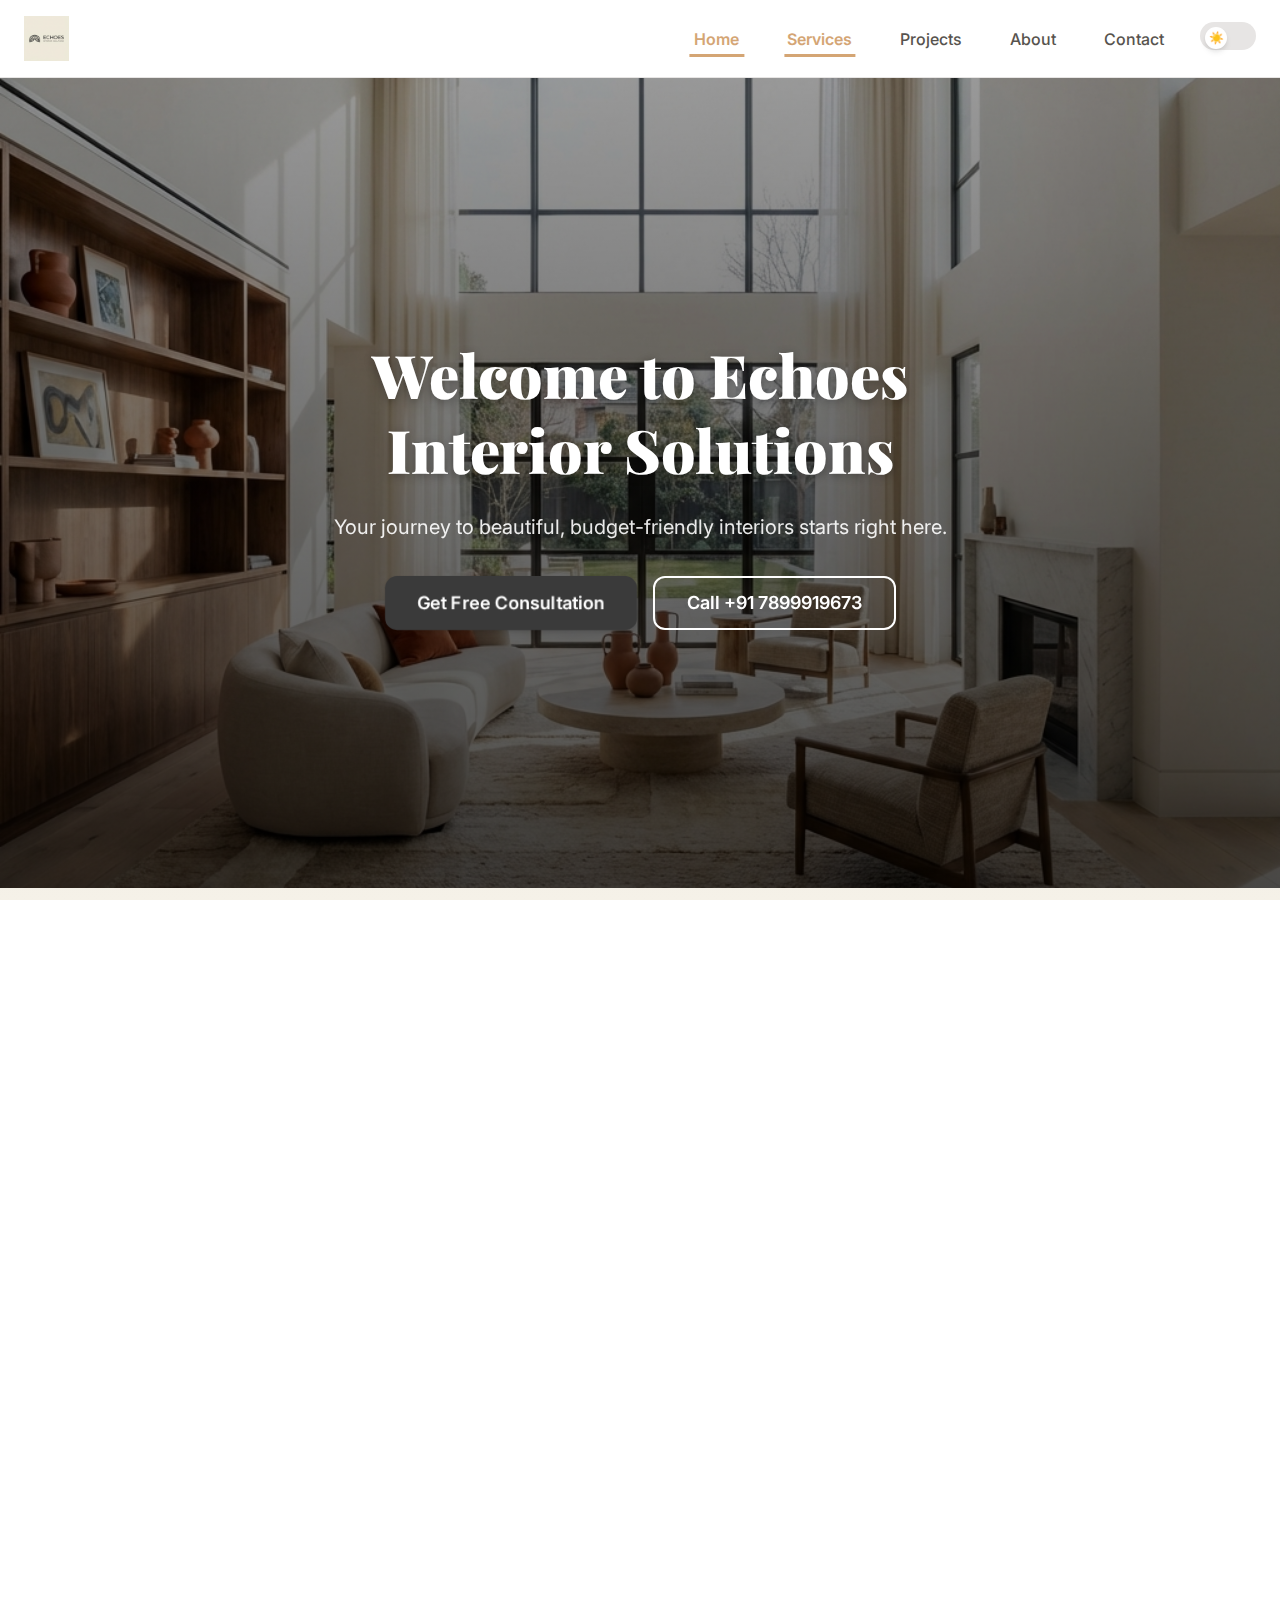
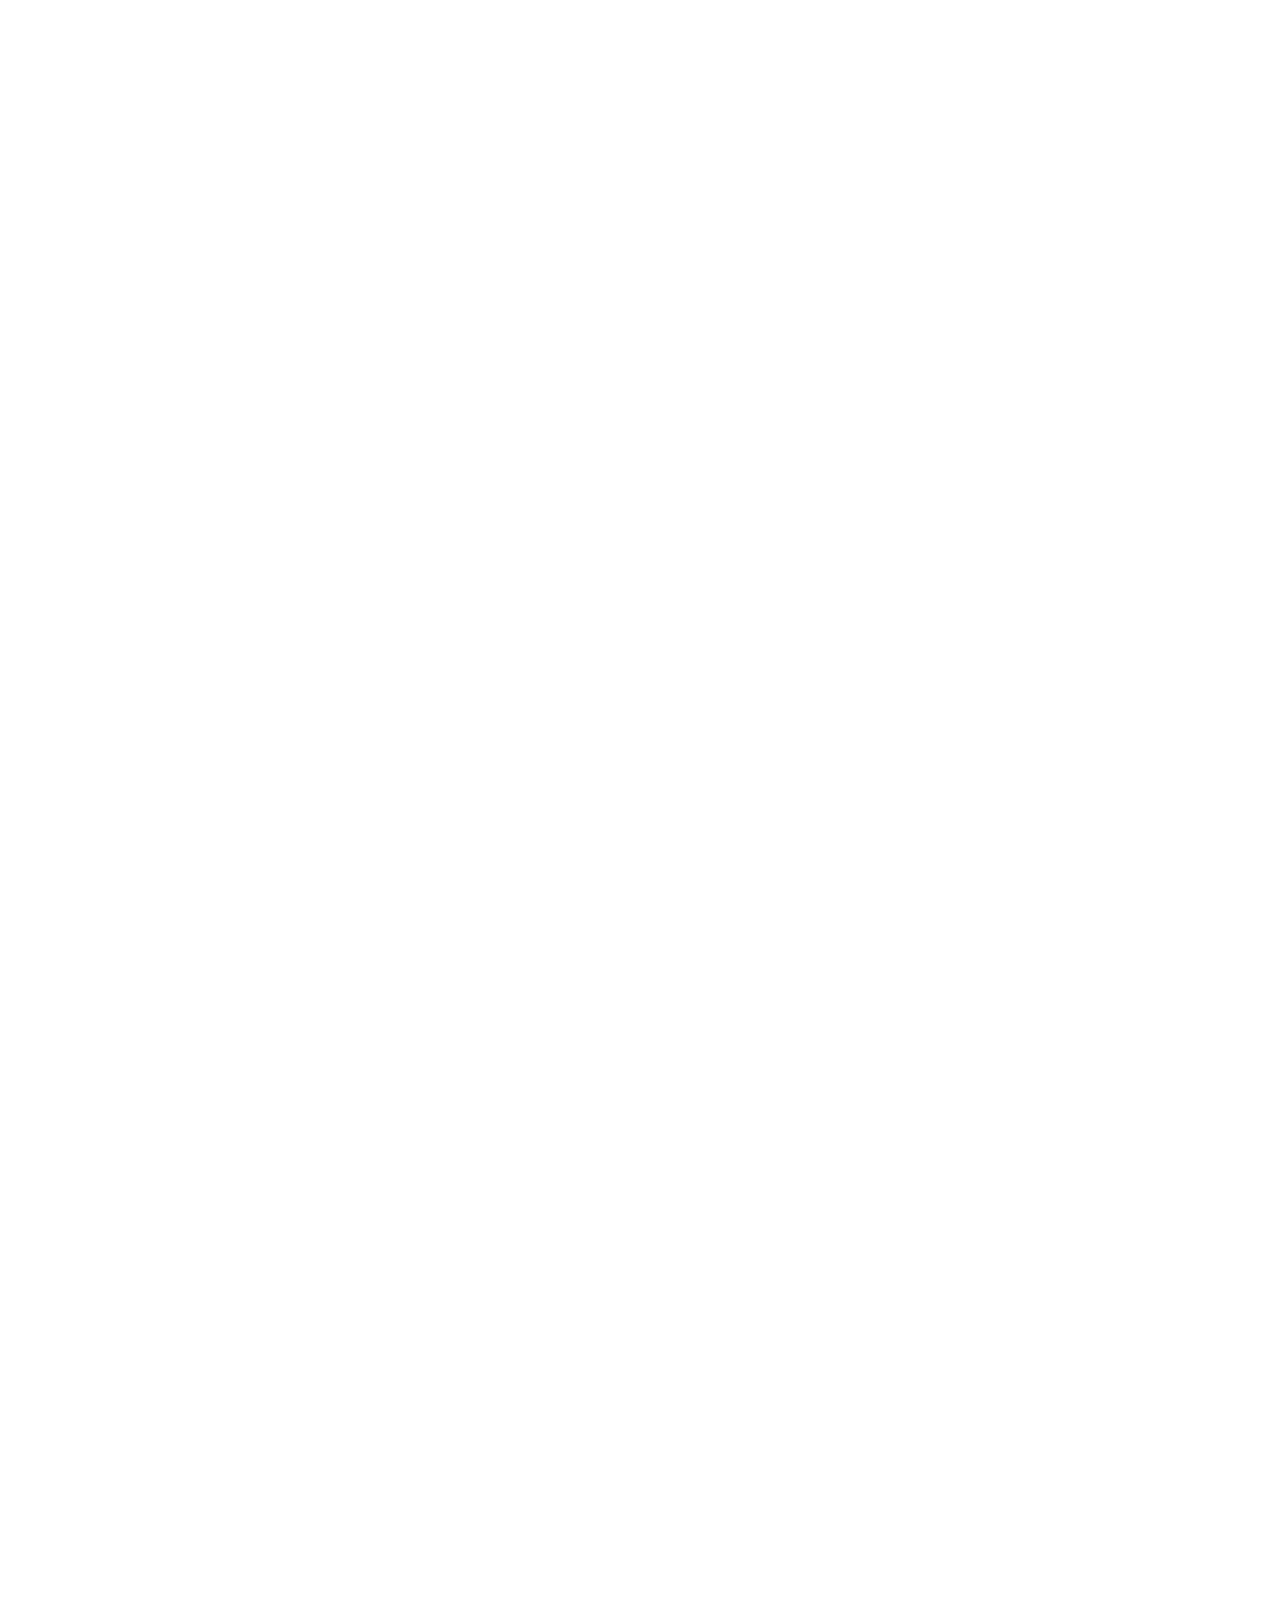
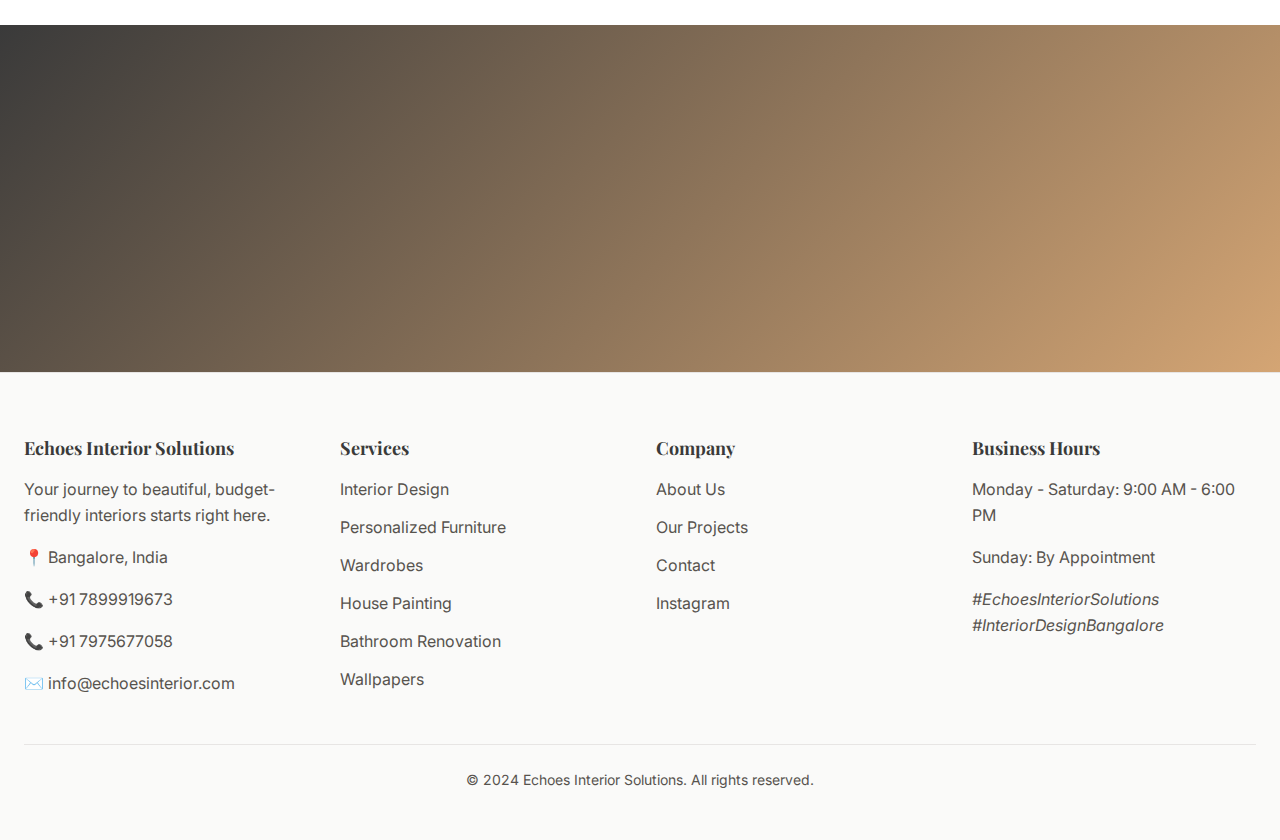
<file: index.html>
<!DOCTYPE html>
<html lang="en">
<head>
  <meta charset="UTF-8">
  <meta name="viewport" content="width=device-width, initial-scale=1.0">
  <meta name="description" content="Echoes Interior Solutions - Your journey to beautiful, budget-friendly interiors starts right here. Bangalore's trusted interior design and renovation experts.">
  <meta name="keywords" content="interior design bangalore, personalized furniture, walk-in wardrobes, house painting, bathroom renovation, wallpapers, sliding wardrobes">
  <meta name="author" content="Echoes Interior Solutions">
  
  <!-- Open Graph -->
  <meta property="og:title" content="Echoes Interior Solutions - Beautiful, Budget-Friendly Interiors">
  <meta property="og:description" content="Transform your space with stylish, functional, and personalized interior design solutions in Bangalore">
  <meta property="og:type" content="website">
  <meta property="og:url" content="https://yourdomain.com">
  
  <!-- Twitter Card -->
  <meta name="twitter:card" content="summary_large_image">
  <meta name="twitter:title" content="Echoes Interior Solutions">
  <meta name="twitter:description" content="Beautiful, budget-friendly interior design in Bangalore">
  
  <title>Echoes Interior Solutions - Beautiful, Budget-Friendly Interiors | Bangalore</title>
  
  <!-- Favicon -->
  <link rel="icon" type="image/png" href="assets/images/favicon.png">
  <link rel="apple-touch-icon" href="assets/images/favicon.png">
  
  <!-- Fonts -->
  <link rel="preconnect" href="https://fonts.googleapis.com">
  <link rel="preconnect" href="https://fonts.gstatic.com" crossorigin>
  <link href="https://fonts.googleapis.com/css2?family=Inter:wght@400;500;600;700&family=Playfair+Display:wght@700;900&display=swap" rel="stylesheet">
  
  <!-- Styles -->
  <link rel="stylesheet" href="css/variables.css">
  <link rel="stylesheet" href="css/global.css">
  <link rel="stylesheet" href="css/components.css">
  <link rel="stylesheet" href="css/icons.css">
  
  <!-- Scripts -->
  <script src="js/theme-toggle.js"></script>
  <script src="js/navigation.js" defer></script>
  <script src="js/animations.js" defer></script>
  
  <!-- Structured Data -->
  <script type="application/ld+json">
  {
    "@context": "https://schema.org",
    "@type": "LocalBusiness",
    "name": "Echoes Interior Solutions",
    "description": "Stylish, functional, and personalized interior design solutions in Bangalore",
    "url": "https://yourdomain.com",
    "telephone": "+91 7899919673",
    "address": {
      "@type": "PostalAddress",
      "addressLocality": "Bangalore",
      "addressRegion": "Karnataka",
      "addressCountry": "IN"
    },
    "priceRange": "$$",
    "openingHours": "Mo-Sa 09:00-18:00"
  }
  </script>
</head>
<body>
  <!-- Header -->
  <header class="header">
    <div class="container">
      <nav class="navbar">
        <a href="index.html" class="navbar-brand">
          <img src="assets/images/echoes-logo-horizontal.png" alt="Echoes Interior Solutions" style="height: 45px; width: auto;">
        </a>
        
        <ul class="navbar-nav">
          <li><a href="index.html" class="navbar-link active">Home</a></li>
          <li><a href="index.html#services" class="navbar-link">Services</a></li>
          <li><a href="projects.html" class="navbar-link">Projects</a></li>
          <li><a href="about.html" class="navbar-link">About</a></li>
          <li><a href="contact.html" class="navbar-link">Contact</a></li>
          <li>
            <button id="theme-toggle" class="theme-toggle" aria-label="Toggle theme">
              <span class="theme-toggle-slider"></span>
            </button>
          </li>
        </ul>
        
        <button class="navbar-toggle" aria-label="Toggle navigation">
          <span></span>
          <span></span>
          <span></span>
        </button>
      </nav>
    </div>
  </header>

  <!-- Hero Section -->
  <section class="hero">
    <div class="hero-background">
      <img src="assets/images/hero-background.png" alt="Beautiful modern interior" loading="eager">
    </div>
    <div class="hero-overlay"></div>
    <div class="hero-content" data-animate>
      <h1 class="hero-title">Welcome to Echoes Interior Solutions</h1>
      <p class="hero-subtitle">
        Your journey to beautiful, budget-friendly interiors starts right here.
      </p>
      <div class="hero-cta">
        <a href="contact.html" class="btn btn-primary btn-lg">Get Free Consultation</a>
        <a href="tel:+917899919673" class="btn btn-outline btn-lg" style="color: white; border-color: white;">Call +91 7899919673</a>
      </div>
    </div>
  </section>

  <!-- Services Preview -->
  <section id="services" class="section">
    <div class="container">
      <div class="text-center" style="margin-bottom: var(--space-12);" data-animate>
        <h2>Our Services</h2>
        <p style="max-width: 700px; margin: 0 auto; font-size: var(--text-lg); color: var(--color-text-secondary);">
          From stylish interiors to functional renovations, we bring your vision to life—without breaking the bank.
        </p>
      </div>
      
      <div class="grid grid-cols-3 gap-6">
        <!-- Interior Design -->
        <div class="service-card" data-animate>
          <div class="service-card-content">
            <div class="icon-bg icon-bg-warm" style="width: 64px; height: 64px; margin-bottom: var(--space-6);">
              <svg class="icon-xl" fill="none" stroke="currentColor" viewBox="0 0 24 24" stroke-width="2">
                <path stroke-linecap="round" stroke-linejoin="round" d="M3 12l2-2m0 0l7-7 7 7M5 10v10a1 1 0 001 1h3m10-11l2 2m-2-2v10a1 1 0 01-1 1h-3m-6 0a1 1 0 001-1v-4a1 1 0 011-1h2a1 1 0 011 1v4a1 1 0 001 1m-6 0h6" />
              </svg>
            </div>
            <h3 class="service-card-title">Interior Design</h3>
            <p class="service-card-description">
              Modern minimalism to timeless elegance—every home reflects its owner's unique personality.
            </p>
            <a href="services/painting.html" class="btn btn-primary">Learn More</a>
          </div>
        </div>
        
        <!-- Personalized Furniture -->
        <div class="service-card" data-animate>
          <div class="service-card-content">
            <div class="icon-bg icon-bg-warm" style="width: 64px; height: 64px; margin-bottom: var(--space-6);">
              <svg class="icon-xl" fill="none" stroke="currentColor" viewBox="0 0 24 24" stroke-width="2">
                <path stroke-linecap="round" stroke-linejoin="round" d="M20 7l-8-4-8 4m16 0l-8 4m8-4v10l-8 4m0-10L4 7m8 4v10M4 7v10l8 4" />
              </svg>
            </div>
            <h3 class="service-card-title">Personalized Furniture</h3>
            <p class="service-card-description">
              Custom furniture designed to fit your space, style, and budget perfectly.
            </p>
            <a href="services/painting.html" class="btn btn-primary">Learn More</a>
          </div>
        </div>
        
        <!-- Wardrobes -->
        <div class="service-card" data-animate>
          <div class="service-card-content">
            <div class="icon-bg icon-bg-warm" style="width: 64px; height: 64px; margin-bottom: var(--space-6);">
              <svg class="icon-xl" fill="none" stroke="currentColor" viewBox="0 0 24 24" stroke-width="2">
                <path stroke-linecap="round" stroke-linejoin="round" d="M4 5a1 1 0 011-1h4a1 1 0 011 1v7a1 1 0 01-1 1H5a1 1 0 01-1-1V5zM14 5a1 1 0 011-1h4a1 1 0 011 1v7a1 1 0 01-1 1h-4a1 1 0 01-1-1V5z" />
              </svg>
            </div>
            <h3 class="service-card-title">Walk-in & Sliding Wardrobes</h3>
            <p class="service-card-description">
              Maximize storage with elegant walk-in and space-saving sliding wardrobe solutions.
            </p>
            <a href="services/painting.html" class="btn btn-primary">Learn More</a>
          </div>
        </div>
        
        <!-- House Painting -->
        <div class="service-card" data-animate>
          <div class="service-card-content">
            <div class="icon-bg icon-bg-warm" style="width: 64px; height: 64px; margin-bottom: var(--space-6);">
              <svg class="icon-xl" fill="none" stroke="currentColor" viewBox="0 0 24 24" stroke-width="2">
                <path stroke-linecap="round" stroke-linejoin="round" d="M7 21a4 4 0 01-4-4V5a2 2 0 012-2h4a2 2 0 012 2v12a4 4 0 01-4 4zm0 0h12a2 2 0 002-2v-4a2 2 0 00-2-2h-2.343M11 7.343l1.657-1.657a2 2 0 012.828 0l2.829 2.829a2 2 0 010 2.828l-8.486 8.485M7 17h.01" />
              </svg>
            </div>
            <h3 class="service-card-title">House Painting</h3>
            <p class="service-card-description">
              Expert interior and exterior wall painting services that speak style and elegance.
            </p>
            <a href="services/painting.html" class="btn btn-primary">Learn More</a>
          </div>
        </div>
        
        <!-- Bathroom Renovation -->
        <div class="service-card" data-animate>
          <div class="service-card-content">
            <div class="icon-bg icon-bg-warm" style="width: 64px; height: 64px; margin-bottom: var(--space-6);">
              <svg class="icon-xl" fill="none" stroke="currentColor" viewBox="0 0 24 24" stroke-width="2">
                <path stroke-linecap="round" stroke-linejoin="round" d="M19 21V5a2 2 0 00-2-2H7a2 2 0 00-2 2v16m14 0h2m-2 0h-5m-9 0H3m2 0h5M9 7h1m-1 4h1m4-4h1m-1 4h1m-5 10v-5a1 1 0 011-1h2a1 1 0 011 1v5m-4 0h4" />
              </svg>
            </div>
            <h3 class="service-card-title">Bathroom Renovation</h3>
            <p class="service-card-description">
              Transform your bathroom into a spa-like retreat with our renovation expertise.
            </p>
            <a href="services/waterproofing.html" class="btn btn-primary">Learn More</a>
          </div>
        </div>
        
        <!-- Wallpapers -->
        <div class="service-card" data-animate>
          <div class="service-card-content">
            <div class="icon-bg icon-bg-warm" style="width: 64px; height: 64px; margin-bottom: var(--space-6);">
              <svg class="icon-xl" fill="none" stroke="currentColor" viewBox="0 0 24 24" stroke-width="2">
                <path stroke-linecap="round" stroke-linejoin="round" d="M4 16l4.586-4.586a2 2 0 012.828 0L16 16m-2-2l1.586-1.586a2 2 0 012.828 0L20 14m-6-6h.01M6 20h12a2 2 0 002-2V6a2 2 0 00-2-2H6a2 2 0 00-2 2v12a2 2 0 002 2z" />
              </svg>
            </div>
            <h3 class="service-card-title">Designer Wallpapers</h3>
            <p class="service-card-description">
              Add character and depth to your walls with our curated wallpaper collection.
            </p>
            <a href="services/painting.html" class="btn btn-primary">Learn More</a>
          </div>
        </div>
      </div>
    </div>
  </section>

  <!-- Why Choose Us -->
  <section id="why-choose-us" class="section" style="background: var(--color-surface);">
    <div class="container">
      <div class="text-center" style="margin-bottom: var(--space-12);" data-animate>
        <h2>Why Choose Echoes?</h2>
        <p style="max-width: 700px; margin: 0 auto; font-size: var(--text-lg); color: var(--color-text-secondary);">
          We make high-quality interiors accessible to everyone with cost-efficient planning and personalized designs.
        </p>
      </div>
      
      <div class="grid grid-cols-3 gap-8">
        <!-- Budget-Friendly -->
        <div class="card text-center" data-animate>
          <div class="icon-bg icon-bg-warm" style="width: 80px; height: 80px; margin: 0 auto var(--space-6); box-shadow: var(--shadow-lg);">
            <svg class="icon-2xl" fill="none" stroke="currentColor" viewBox="0 0 24 24" stroke-width="2">
              <path stroke-linecap="round" stroke-linejoin="round" d="M12 8c-1.657 0-3 .895-3 2s1.343 2 3 2 3 .895 3 2-1.343 2-3 2m0-8c1.11 0 2.08.402 2.599 1M12 8V7m0 1v8m0 0v1m0-1c-1.11 0-2.08-.402-2.599-1M21 12a9 9 0 11-18 0 9 9 0 0118 0z" />
            </svg>
          </div>
          <h4>Budget-Friendly</h4>
          <p style="color: var(--color-text-secondary);">High-quality interiors that don't break the bank. Transparent pricing with no hidden costs.</p>
        </div>
        
        <!-- Personalized Design -->
        <div class="card text-center" data-animate>
          <div class="icon-bg icon-bg-warm" style="width: 80px; height: 80px; margin: 0 auto var(--space-6); box-shadow: var(--shadow-lg);">
            <svg class="icon-2xl" fill="none" stroke="currentColor" viewBox="0 0 24 24" stroke-width="2">
              <path stroke-linecap="round" stroke-linejoin="round" d="M5 3v4M3 5h4M6 17v4m-2-2h4m5-16l2.286 6.857L21 12l-5.714 2.143L13 21l-2.286-6.857L5 12l5.714-2.143L13 3z" />
            </svg>
          </div>
          <h4>Personalized Design</h4>
          <p style="color: var(--color-text-secondary);">Every space reflects your unique personality and lifestyle. We listen, design, and deliver.</p>
        </div>
        
        <!-- Expert Team -->
        <div class="card text-center" data-animate>
          <div class="icon-bg icon-bg-warm" style="width: 80px; height: 80px; margin: 0 auto var(--space-6); box-shadow: var(--shadow-lg);">
            <svg class="icon-2xl" fill="none" stroke="currentColor" viewBox="0 0 24 24" stroke-width="2">
              <path stroke-linecap="round" stroke-linejoin="round" d="M9 12l2 2 4-4M7.835 4.697a3.42 3.42 0 001.946-.806 3.42 3.42 0 014.438 0 3.42 3.42 0 001.946.806 3.42 3.42 0 013.138 3.138 3.42 3.42 0 00.806 1.946 3.42 3.42 0 010 4.438 3.42 3.42 0 00-.806 1.946 3.42 3.42 0 01-3.138 3.138 3.42 3.42 0 00-1.946.806 3.42 3.42 0 01-4.438 0 3.42 3.42 0 00-1.946-.806 3.42 3.42 0 01-3.138-3.138 3.42 3.42 0 00-.806-1.946 3.42 3.42 0 010-4.438 3.42 3.42 0 00.806-1.946 3.42 3.42 0 013.138-3.138z" />
            </svg>
          </div>
          <h4>Expert Craftsmanship</h4>
          <p style="color: var(--color-text-secondary);">Seamless execution with emphasis on quality, detail, and timely delivery.</p>
        </div>
      </div>
    </div>
  </section>

  <!-- Testimonials -->
  <section id="testimonials" class="section">
    <div class="container container-narrow">
      <div class="text-center" style="margin-bottom: var(--space-12);" data-animate>
        <h2>What Our Clients Say</h2>
        <p style="max-width: 700px; margin: var(--space-4) auto 0; font-size: var(--text-lg); color: var(--color-text-secondary);">
          Real feedback from satisfied customers
        </p>
      </div>
      
      <div class="grid grid-cols-1 gap-6">
        <div class="card" data-animate>
          <div style="display: flex; gap: var(--space-3); margin-bottom: var(--space-4);">
            <div style="color: var(--color-accent-warm); font-size: var(--text-xl);">★★★★★</div>
          </div>
          <p style="font-size: var(--text-lg); margin-bottom: var(--space-4);">
            "Echoes transformed our home beautifully! The team understood our vision perfectly and delivered within our budget. Highly recommended!"
          </p>
          <div style="font-weight: var(--weight-semibold);">Priya Sharma</div>
          <div style="color: var(--color-text-tertiary); font-size: var(--text-sm);">Homeowner, Bangalore</div>
        </div>
        
        <div class="card" data-animate>
          <div style="display: flex; gap: var(--space-3); margin-bottom: var(--space-4);">
            <div style="color: var(--color-accent-warm); font-size: var(--text-xl);">★★★★★</div>
          </div>
          <p style="font-size: var(--text-lg); margin-bottom: var(--space-4);">
            "Professional service from start to finish. The custom wardrobe design is exactly what we needed. Great attention to detail!"
          </p>
          <div style="font-weight: var(--weight-semibold);">Rajesh Kumar</div>
          <div style="color: var(--color-text-tertiary); font-size: var(--text-sm);">Apartment Owner</div>
        </div>
      </div>
    </div>
  </section>

  <!-- CTA Section -->
  <section class="section gradient-animated" style="background: linear-gradient(135deg, var(--color-brand-charcoal), var(--color-accent-warm)); color: white; text-align: center;">
    <div class="container container-narrow" data-animate>
      <h2 style="color: white; font-size: var(--text-4xl); margin-bottom: var(--space-6);">
        Ready to Transform Your Space?
      </h2>
      <p style="font-size: var(--text-xl); margin-bottom: var(--space-8); color: rgba(255, 255, 255, 0.9);">
        DM us for consultations! Let's turn your vision into a stylish, functional reality.
      </p>
      <div style="display: flex; gap: var(--space-4); justify-content: center; flex-wrap: wrap;">
        <a href="contact.html" class="btn btn-lg" style="background: white; color: var(--color-brand-charcoal);">Get Free Consultation</a>
        <a href="tel:+917899919673" class="btn btn-outline btn-lg" style="border-color: white; color: white;">Call +91 7899919673</a>
        <a href="https://wa.me/917975677058" target="_blank" class="btn btn-outline btn-lg" style="border-color: white; color: white;">WhatsApp Us</a>
      </div>
    </div>
  </section>

  <!-- Footer -->
  <footer class="footer">
    <div class="container">
      <div class="footer-content">
        <!-- Company Info -->
        <div class="footer-section">
          <h4>Echoes Interior Solutions</h4>
          <p style="color: var(--color-text-secondary); margin-bottom: var(--space-4);">
            Your journey to beautiful, budget-friendly interiors starts right here.
          </p>
          <div style="color: var(--color-text-secondary);">
            <p>📍 Bangalore, India</p>
            <p>📞 +91 7899919673</p>
            <p>📞 +91 7975677058</p>
            <p>✉️ info@echoesinterior.com</p>
          </div>
        </div>
        
        <!-- Quick Links -->
        <div class="footer-section">
          <h4>Services</h4>
          <div class="footer-links">
            <a href="services/painting.html" class="footer-link">Interior Design</a>
            <a href="services/painting.html" class="footer-link">Personalized Furniture</a>
            <a href="services/painting.html" class="footer-link">Wardrobes</a>
            <a href="services/painting.html" class="footer-link">House Painting</a>
            <a href="services/waterproofing.html" class="footer-link">Bathroom Renovation</a>
            <a href="services/painting.html" class="footer-link">Wallpapers</a>
          </div>
        </div>
        
        <!-- Company -->
        <div class="footer-section">
          <h4>Company</h4>
          <div class="footer-links">
            <a href="about.html" class="footer-link">About Us</a>
            <a href="projects.html" class="footer-link">Our Projects</a>
            <a href="contact.html" class="footer-link">Contact</a>
            <a href="https://www.instagram.com/echoes_interior/" target="_blank" class="footer-link">Instagram</a>
          </div>
        </div>
        
        <!-- Business Hours -->
        <div class="footer-section">
          <h4>Business Hours</h4>
          <div style="color: var(--color-text-secondary);">
            <p>Monday - Saturday: 9:00 AM - 6:00 PM</p>
            <p>Sunday: By Appointment</p>
            <p style="margin-top: var(--space-4); font-style: italic;">#EchoesInteriorSolutions #InteriorDesignBangalore</p>
          </div>
        </div>
      </div>
      
      <div class="footer-bottom">
        <p>&copy; 2024 Echoes Interior Solutions. All rights reserved.</p>
      </div>
    </div>
  </footer>
</body>
</html>
</file>
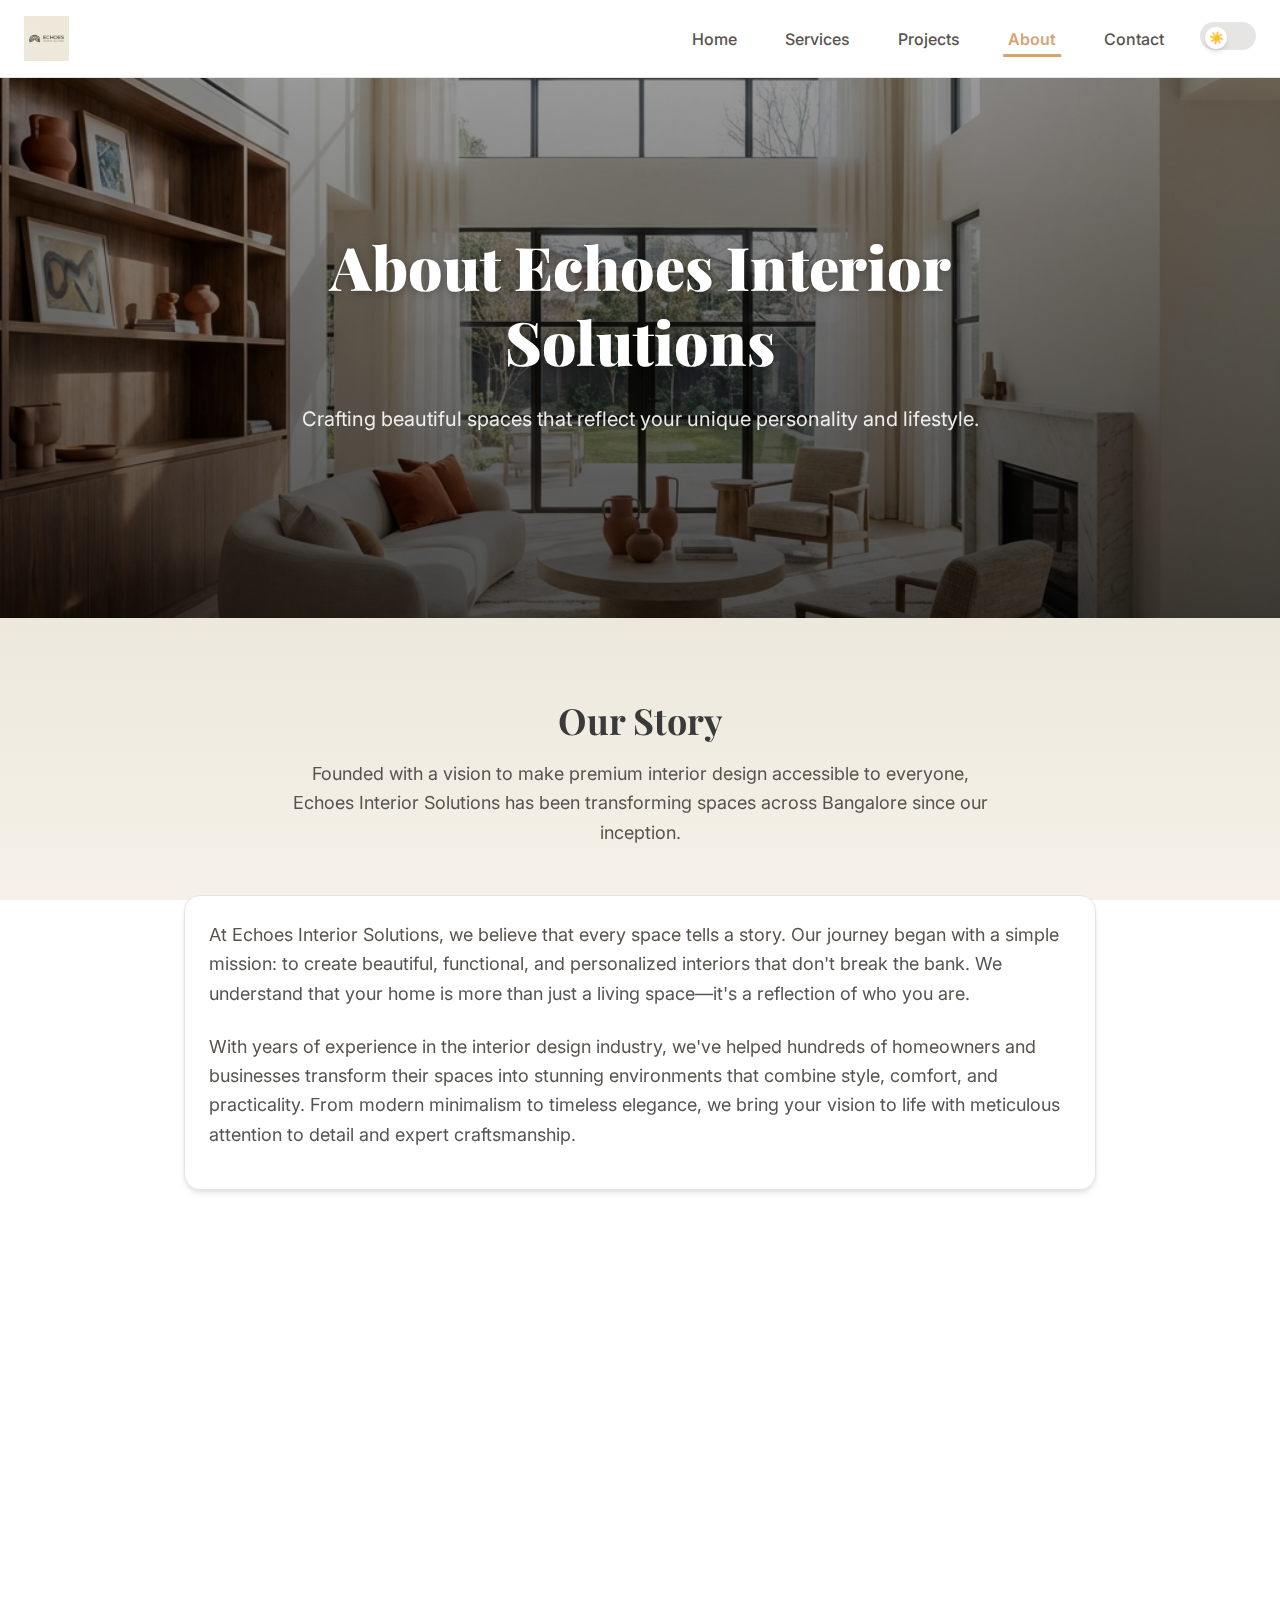
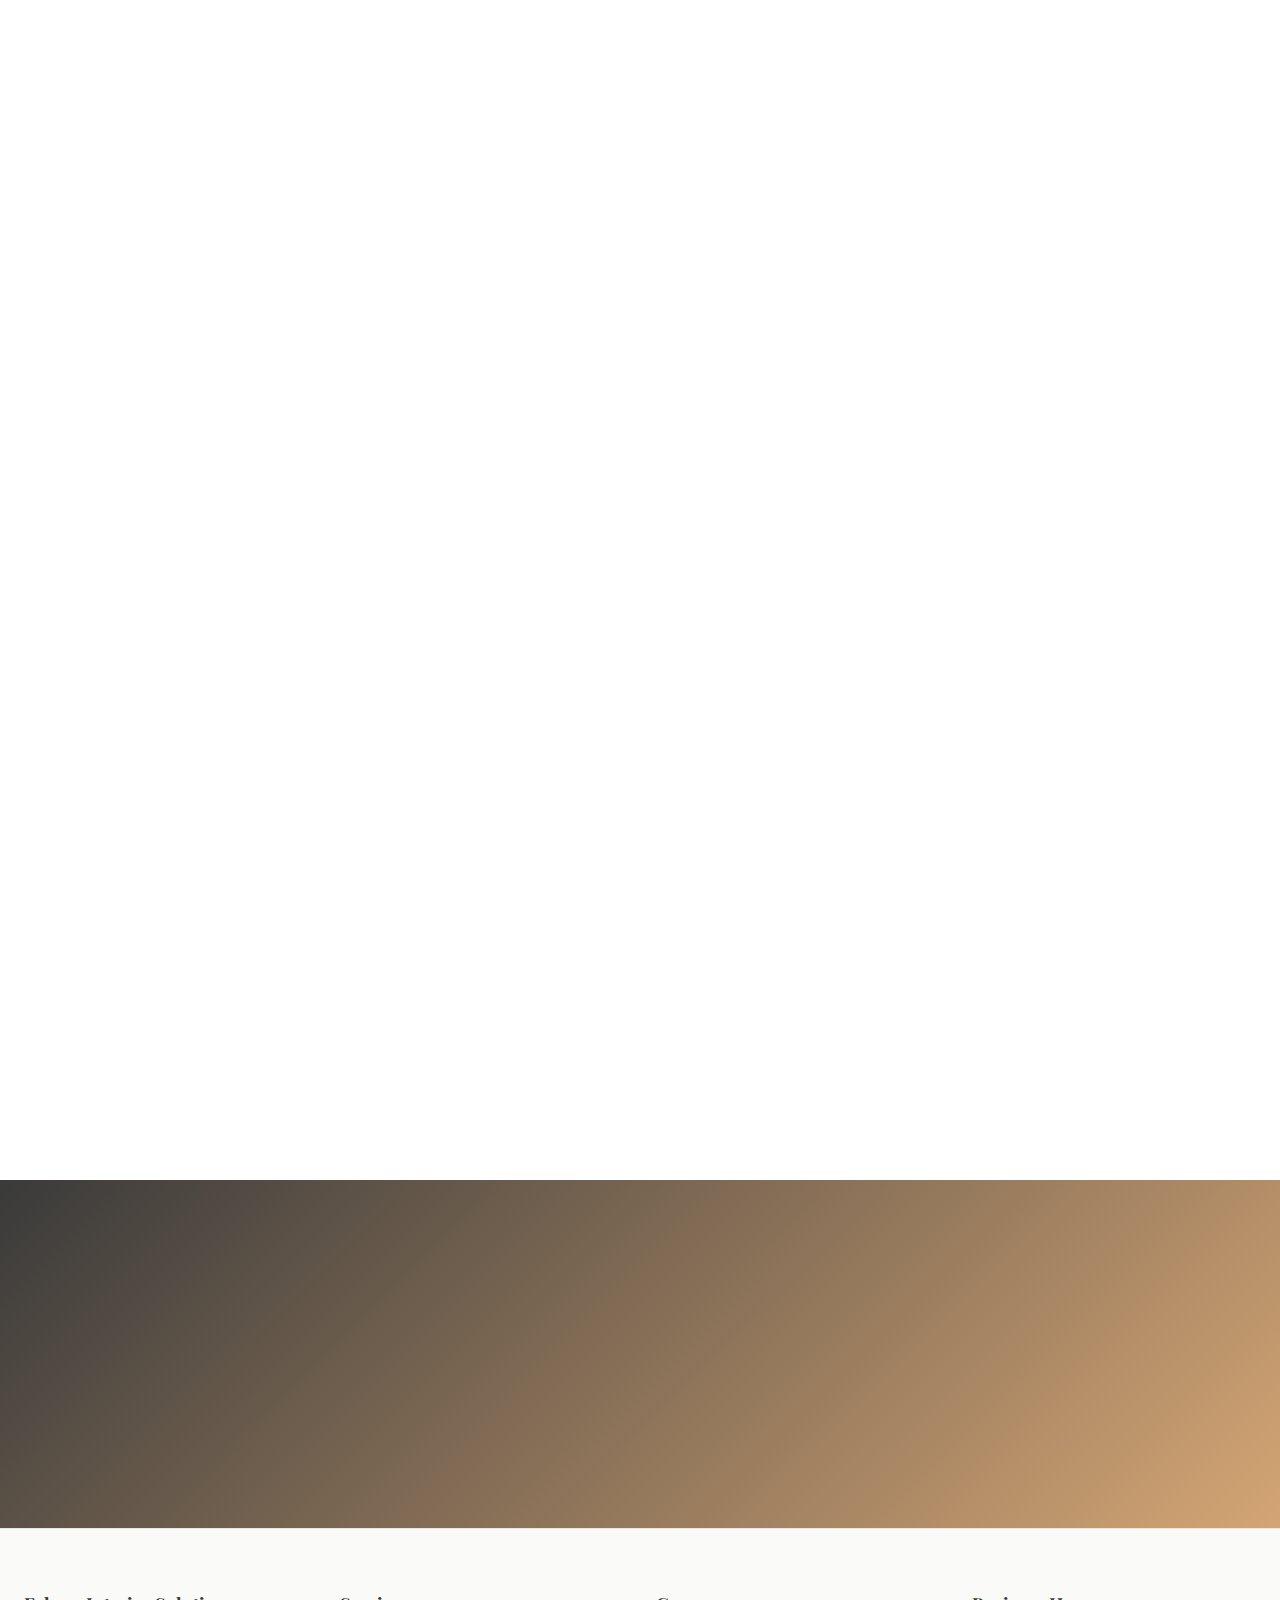
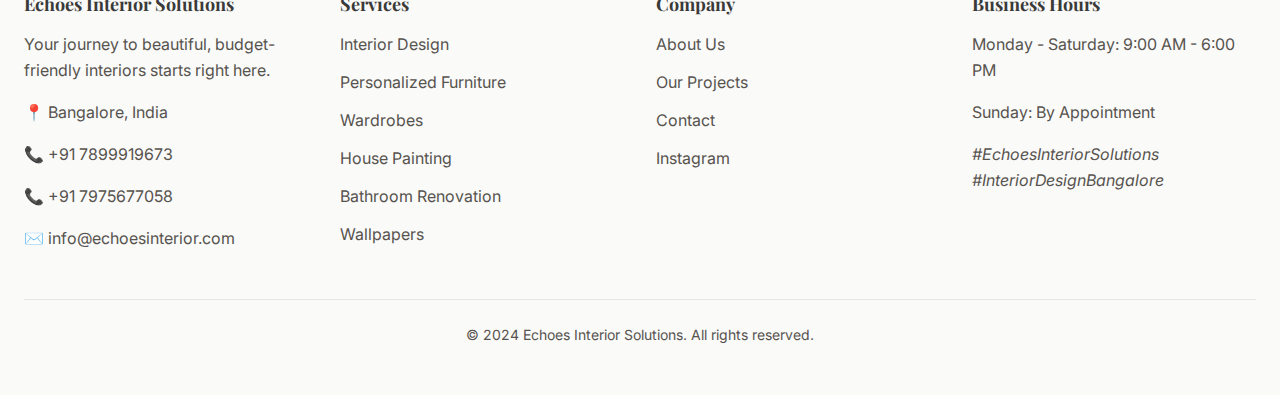
<file: about.html>
<!DOCTYPE html>
<html lang="en">
<head>
  <meta charset="UTF-8">
  <meta name="viewport" content="width=device-width, initial-scale=1.0">
  <meta name="description" content="Learn about Echoes Interior Solutions - Bangalore's trusted interior design experts. Our story, mission, and commitment to beautiful, budget-friendly interiors.">
  <title>About Us - Echoes Interior Solutions | Bangalore</title>
  
  <!-- Favicon -->
  <link rel="icon" type="image/png" href="assets/images/favicon.png">
  
  <!-- Fonts -->
  <link rel="preconnect" href="https://fonts.googleapis.com">
  <link rel="preconnect" href="https://fonts.gstatic.com" crossorigin>
  <link href="https://fonts.googleapis.com/css2?family=Inter:wght@400;500;600;700&family=Playfair+Display:wght@700;900&display=swap" rel="stylesheet">
  
  <!-- Styles -->
  <link rel="stylesheet" href="css/variables.css">
  <link rel="stylesheet" href="css/global.css">
  <link rel="stylesheet" href="css/components.css">
  <link rel="stylesheet" href="css/icons.css">
  
  <!-- Scripts -->
  <script src="js/theme-toggle.js"></script>
  <script src="js/navigation.js" defer></script>
  <script src="js/animations.js" defer></script>
</head>
<body>
  <!-- Header -->
  <header class="header">
    <div class="container">
      <nav class="navbar">
        <a href="index.html" class="navbar-brand">
          <img src="assets/images/echoes-logo-horizontal.png" alt="Echoes Interior Solutions" style="height: 45px; width: auto;">
        </a>
        
        <ul class="navbar-nav">
          <li><a href="index.html" class="navbar-link">Home</a></li>
          <li><a href="services/painting.html" class="navbar-link">Services</a></li>
          <li><a href="projects.html" class="navbar-link">Projects</a></li>
          <li><a href="about.html" class="navbar-link active">About</a></li>
          <li><a href="contact.html" class="navbar-link">Contact</a></li>
          <li>
            <button id="theme-toggle" class="theme-toggle" aria-label="Toggle theme">
              <span class="theme-toggle-slider"></span>
            </button>
          </li>
        </ul>
        
        <button class="navbar-toggle" aria-label="Toggle navigation">
          <span></span>
          <span></span>
          <span></span>
        </button>
      </nav>
    </div>
  </header>

  <!-- Hero Section -->
  <section class="hero" style="min-height: 60vh;">
    <div class="hero-background">
      <img src="assets/images/hero-background.png" alt="Beautiful interior design" loading="eager">
    </div>
    <div class="hero-overlay"></div>
    <div class="hero-content" data-animate>
      <h1 class="hero-title">About Echoes Interior Solutions</h1>
      <p class="hero-subtitle">
        Crafting beautiful spaces that reflect your unique personality and lifestyle.
      </p>
    </div>
  </section>

  <!-- Our Story -->
  <section class="section">
    <div class="container container-narrow">
      <div class="text-center" style="margin-bottom: var(--space-12);" data-animate>
        <h2>Our Story</h2>
        <p style="max-width: 700px; margin: 0 auto; font-size: var(--text-lg); color: var(--color-text-secondary);">
          Founded with a vision to make premium interior design accessible to everyone, Echoes Interior Solutions has been transforming spaces across Bangalore since our inception.
        </p>
      </div>
      
      <div class="card" data-animate style="margin-bottom: var(--space-8);">
        <p style="font-size: var(--text-lg); line-height: var(--leading-relaxed); margin-bottom: var(--space-6);">
          At Echoes Interior Solutions, we believe that every space tells a story. Our journey began with a simple mission: to create beautiful, functional, and personalized interiors that don't break the bank. We understand that your home is more than just a living space—it's a reflection of who you are.
        </p>
        <p style="font-size: var(--text-lg); line-height: var(--leading-relaxed);">
          With years of experience in the interior design industry, we've helped hundreds of homeowners and businesses transform their spaces into stunning environments that combine style, comfort, and practicality. From modern minimalism to timeless elegance, we bring your vision to life with meticulous attention to detail and expert craftsmanship.
        </p>
      </div>
    </div>
  </section>

  <!-- Our Mission & Values -->
  <section class="section" style="background: var(--color-surface);">
    <div class="container">
      <div class="grid grid-cols-2 gap-8">
        <div class="card" data-animate>
          <div class="icon-bg icon-bg-warm" style="width: 72px; height: 72px; margin-bottom: var(--space-6); box-shadow: var(--shadow-lg);">
            <svg class="icon-2xl" fill="none" stroke="currentColor" viewBox="0 0 24 24" stroke-width="2">
              <path stroke-linecap="round" stroke-linejoin="round" d="M9 12l2 2 4-4m6 2a9 9 0 11-18 0 9 9 0 0118 0z" />
            </svg>
          </div>
          <h3>Our Mission</h3>
          <p style="font-size: var(--text-lg); line-height: var(--leading-relaxed); color: var(--color-text-secondary);">
            To democratize beautiful interior design by offering high-quality, personalized solutions at budget-friendly prices. We're committed to making every space a reflection of its owner's unique personality and lifestyle.
          </p>
        </div>
        
        <div class="card" data-animate>
          <div class="icon-bg icon-bg-warm" style="width: 72px; height: 72px; margin-bottom: var(--space-6); box-shadow: var(--shadow-lg);">
            <svg class="icon-2xl" fill="none" stroke="currentColor" viewBox="0 0 24 24" stroke-width="2">
              <path stroke-linecap="round" stroke-linejoin="round" d="M5 3v4M3 5h4M6 17v4m-2-2h4m5-16l2.286 6.857L21 12l-5.714 2.143L13 21l-2.286-6.857L5 12l5.714-2.143L13 3z" />
            </svg>
          </div>
          <h3>Our Values</h3>
          <ul style="list-style: none; margin-left: 0; color: var(--color-text-secondary); font-size: var(--text-lg); line-height: var(--leading-relaxed);">
            <li style="margin-bottom: var(--space-2); padding-left: var(--space-6); position: relative;">
              <span style="position: absolute; left: 0; color: var(--color-accent-warm);">✓</span>
              Quality craftsmanship in every project
            </li>
            <li style="margin-bottom: var(--space-2); padding-left: var(--space-6); position: relative;">
              <span style="position: absolute; left: 0; color: var(--color-accent-warm);">✓</span>
              Transparent pricing with no hidden costs
            </li>
            <li style="margin-bottom: var(--space-2); padding-left: var(--space-6); position: relative;">
              <span style="position: absolute; left: 0; color: var(--color-accent-warm);">✓</span>
              Personalized designs tailored to your needs
            </li>
            <li style="margin-bottom: var(--space-2); padding-left: var(--space-6); position: relative;">
              <span style="position: absolute; left: 0; color: var(--color-accent-warm);">✓</span>
              Timely delivery and exceptional service
            </li>
          </ul>
        </div>
      </div>
    </div>
  </section>

  <!-- Why Choose Us -->
  <section class="section">
    <div class="container">
      <div class="text-center" style="margin-bottom: var(--space-12);" data-animate>
        <h2>Why Choose Echoes?</h2>
        <p style="max-width: 700px; margin: 0 auto; font-size: var(--text-lg); color: var(--color-text-secondary);">
          What sets us apart in the interior design industry
        </p>
      </div>
      
      <div class="grid grid-cols-3 gap-8">
        <div class="card text-center" data-animate>
          <div class="icon-bg icon-bg-warm" style="width: 80px; height: 80px; margin: 0 auto var(--space-6); box-shadow: var(--shadow-lg);">
            <svg class="icon-2xl" fill="none" stroke="currentColor" viewBox="0 0 24 24" stroke-width="2">
              <path stroke-linecap="round" stroke-linejoin="round" d="M17 20h5v-2a3 3 0 00-5.356-1.857M17 20H7m10 0v-2c0-.656-.126-1.283-.356-1.857M7 20H2v-2a3 3 0 015.356-1.857M7 20v-2c0-.656.126-1.283.356-1.857m0 0a5.002 5.002 0 019.288 0M15 7a3 3 0 11-6 0 3 3 0 016 0zm6 3a2 2 0 11-4 0 2 2 0 014 0zM7 10a2 2 0 11-4 0 2 2 0 014 0z" />
            </svg>
          </div>
          <h4>Expert Design Team</h4>
          <p style="color: var(--color-text-secondary);">Our talented designers bring years of experience and creative vision to every project, ensuring stunning results that exceed expectations.</p>
        </div>
        
        <div class="card text-center" data-animate>
          <div class="icon-bg icon-bg-warm" style="width: 80px; height: 80px; margin: 0 auto var(--space-6); box-shadow: var(--shadow-lg);">
            <svg class="icon-2xl" fill="none" stroke="currentColor" viewBox="0 0 24 24" stroke-width="2">
              <path stroke-linecap="round" stroke-linejoin="round" d="M12 8c-1.657 0-3 .895-3 2s1.343 2 3 2 3 .895 3 2-1.343 2-3 2m0-8c1.11 0 2.08.402 2.599 1M12 8V7m0 1v8m0 0v1m0-1c-1.11 0-2.08-.402-2.599-1M21 12a9 9 0 11-18 0 9 9 0 0118 0z" />
            </svg>
          </div>
          <h4>Budget-Friendly Solutions</h4>
          <p style="color: var(--color-text-secondary);">We work within your budget without compromising on quality, offering cost-efficient planning and transparent pricing throughout the project.</p>
        </div>
        
        <div class="card text-center" data-animate>
          <div class="icon-bg icon-bg-warm" style="width: 80px; height: 80px; margin: 0 auto var(--space-6); box-shadow: var(--shadow-lg);">
            <svg class="icon-2xl" fill="none" stroke="currentColor" viewBox="0 0 24 24" stroke-width="2">
              <path stroke-linecap="round" stroke-linejoin="round" d="M9 12l2 2 4-4M7.835 4.697a3.42 3.42 0 001.946-.806 3.42 3.42 0 014.438 0 3.42 3.42 0 001.946.806 3.42 3.42 0 013.138 3.138 3.42 3.42 0 00.806 1.946 3.42 3.42 0 010 4.438 3.42 3.42 0 00-.806 1.946 3.42 3.42 0 01-3.138 3.138 3.42 3.42 0 00-1.946.806 3.42 3.42 0 01-4.438 0 3.42 3.42 0 00-1.946-.806 3.42 3.42 0 01-3.138-3.138 3.42 3.42 0 00-.806-1.946 3.42 3.42 0 010-4.438 3.42 3.42 0 00.806-1.946 3.42 3.42 0 013.138-3.138z" />
            </svg>
          </div>
          <h4>Quality Guaranteed</h4>
          <p style="color: var(--color-text-secondary);">From material selection to final installation, we maintain the highest standards of quality and craftsmanship in every detail.</p>
        </div>
        
        <div class="card text-center" data-animate>
          <div class="icon-bg icon-bg-warm" style="width: 80px; height: 80px; margin: 0 auto var(--space-6); box-shadow: var(--shadow-lg);">
            <svg class="icon-2xl" fill="none" stroke="currentColor" viewBox="0 0 24 24" stroke-width="2">
              <path stroke-linecap="round" stroke-linejoin="round" d="M12 8v4l3 3m6-3a9 9 0 11-18 0 9 9 0 0118 0z" />
            </svg>
          </div>
          <h4>Timely Delivery</h4>
          <p style="color: var(--color-text-secondary);">We respect your time and commit to completing projects on schedule, with minimal disruption to your daily life.</p>
        </div>
        
        <div class="card text-center" data-animate>
          <div class="icon-bg icon-bg-warm" style="width: 80px; height: 80px; margin: 0 auto var(--space-6); box-shadow: var(--shadow-lg);">
            <svg class="icon-2xl" fill="none" stroke="currentColor" viewBox="0 0 24 24" stroke-width="2">
              <path stroke-linecap="round" stroke-linejoin="round" d="M4.318 6.318a4.5 4.5 0 000 6.364L12 20.364l7.682-7.682a4.5 4.5 0 00-6.364-6.364L12 7.636l-1.318-1.318a4.5 4.5 0 00-6.364 0z" />
            </svg>
          </div>
          <h4>Personalized Service</h4>
          <p style="color: var(--color-text-secondary);">Every project is unique. We listen to your needs, understand your vision, and create designs that truly reflect your personality.</p>
        </div>
        
        <div class="card text-center" data-animate>
          <div class="icon-bg icon-bg-warm" style="width: 80px; height: 80px; margin: 0 auto var(--space-6); box-shadow: var(--shadow-lg);">
            <svg class="icon-2xl" fill="none" stroke="currentColor" viewBox="0 0 24 24" stroke-width="2">
              <path stroke-linecap="round" stroke-linejoin="round" d="M18.364 5.636l-3.536 3.536m0 5.656l3.536 3.536M9.172 9.172L5.636 5.636m3.536 9.192l-3.536 3.536M21 12a9 9 0 11-18 0 9 9 0 0118 0zm-5 0a4 4 0 11-8 0 4 4 0 018 0z" />
            </svg>
          </div>
          <h4>Ongoing Support</h4>
          <p style="color: var(--color-text-secondary);">Our relationship doesn't end at project completion. We provide ongoing support and maintenance to keep your space looking perfect.</p>
        </div>
      </div>
    </div>
  </section>

  <!-- CTA Section -->
  <section class="section gradient-animated" style="background: linear-gradient(135deg, var(--color-brand-charcoal), var(--color-accent-warm)); color: white; text-align: center;">
    <div class="container container-narrow" data-animate>
      <h2 style="color: white; font-size: var(--text-4xl); margin-bottom: var(--space-6);">
        Ready to Work With Us?
      </h2>
      <p style="font-size: var(--text-xl); margin-bottom: var(--space-8); color: rgba(255, 255, 255, 0.9);">
        Let's discuss your project and bring your interior design dreams to life.
      </p>
      <div style="display: flex; gap: var(--space-4); justify-content: center; flex-wrap: wrap;">
        <a href="contact.html" class="btn btn-lg" style="background: white; color: var(--color-brand-charcoal);">Get Free Consultation</a>
        <a href="tel:+917899919673" class="btn btn-outline btn-lg" style="border-color: white; color: white;">Call +91 7899919673</a>
      </div>
    </div>
  </section>

  <!-- Footer -->
  <footer class="footer">
    <div class="container">
      <div class="footer-content">
        <!-- Company Info -->
        <div class="footer-section">
          <h4>Echoes Interior Solutions</h4>
          <p style="color: var(--color-text-secondary); margin-bottom: var(--space-4);">
            Your journey to beautiful, budget-friendly interiors starts right here.
          </p>
          <div style="color: var(--color-text-secondary);">
            <p>📍 Bangalore, India</p>
            <p>📞 +91 7899919673</p>
            <p>📞 +91 7975677058</p>
            <p>✉️ info@echoesinterior.com</p>
          </div>
        </div>
        
        <!-- Quick Links -->
        <div class="footer-section">
          <h4>Services</h4>
          <div class="footer-links">
            <a href="services/painting.html" class="footer-link">Interior Design</a>
            <a href="services/painting.html" class="footer-link">Personalized Furniture</a>
            <a href="services/painting.html" class="footer-link">Wardrobes</a>
            <a href="services/painting.html" class="footer-link">House Painting</a>
            <a href="services/waterproofing.html" class="footer-link">Bathroom Renovation</a>
            <a href="services/painting.html" class="footer-link">Wallpapers</a>
          </div>
        </div>
        
        <!-- Company -->
        <div class="footer-section">
          <h4>Company</h4>
          <div class="footer-links">
            <a href="about.html" class="footer-link">About Us</a>
            <a href="projects.html" class="footer-link">Our Projects</a>
            <a href="contact.html" class="footer-link">Contact</a>
            <a href="https://www.instagram.com/echoes_interior/" target="_blank" class="footer-link">Instagram</a>
          </div>
        </div>
        
        <!-- Business Hours -->
        <div class="footer-section">
          <h4>Business Hours</h4>
          <div style="color: var(--color-text-secondary);">
            <p>Monday - Saturday: 9:00 AM - 6:00 PM</p>
            <p>Sunday: By Appointment</p>
            <p style="margin-top: var(--space-4); font-style: italic;">#EchoesInteriorSolutions #InteriorDesignBangalore</p>
          </div>
        </div>
      </div>
      
      <div class="footer-bottom">
        <p>&copy; 2024 Echoes Interior Solutions. All rights reserved.</p>
      </div>
    </div>
  </footer>
</body>
</html>
</file>
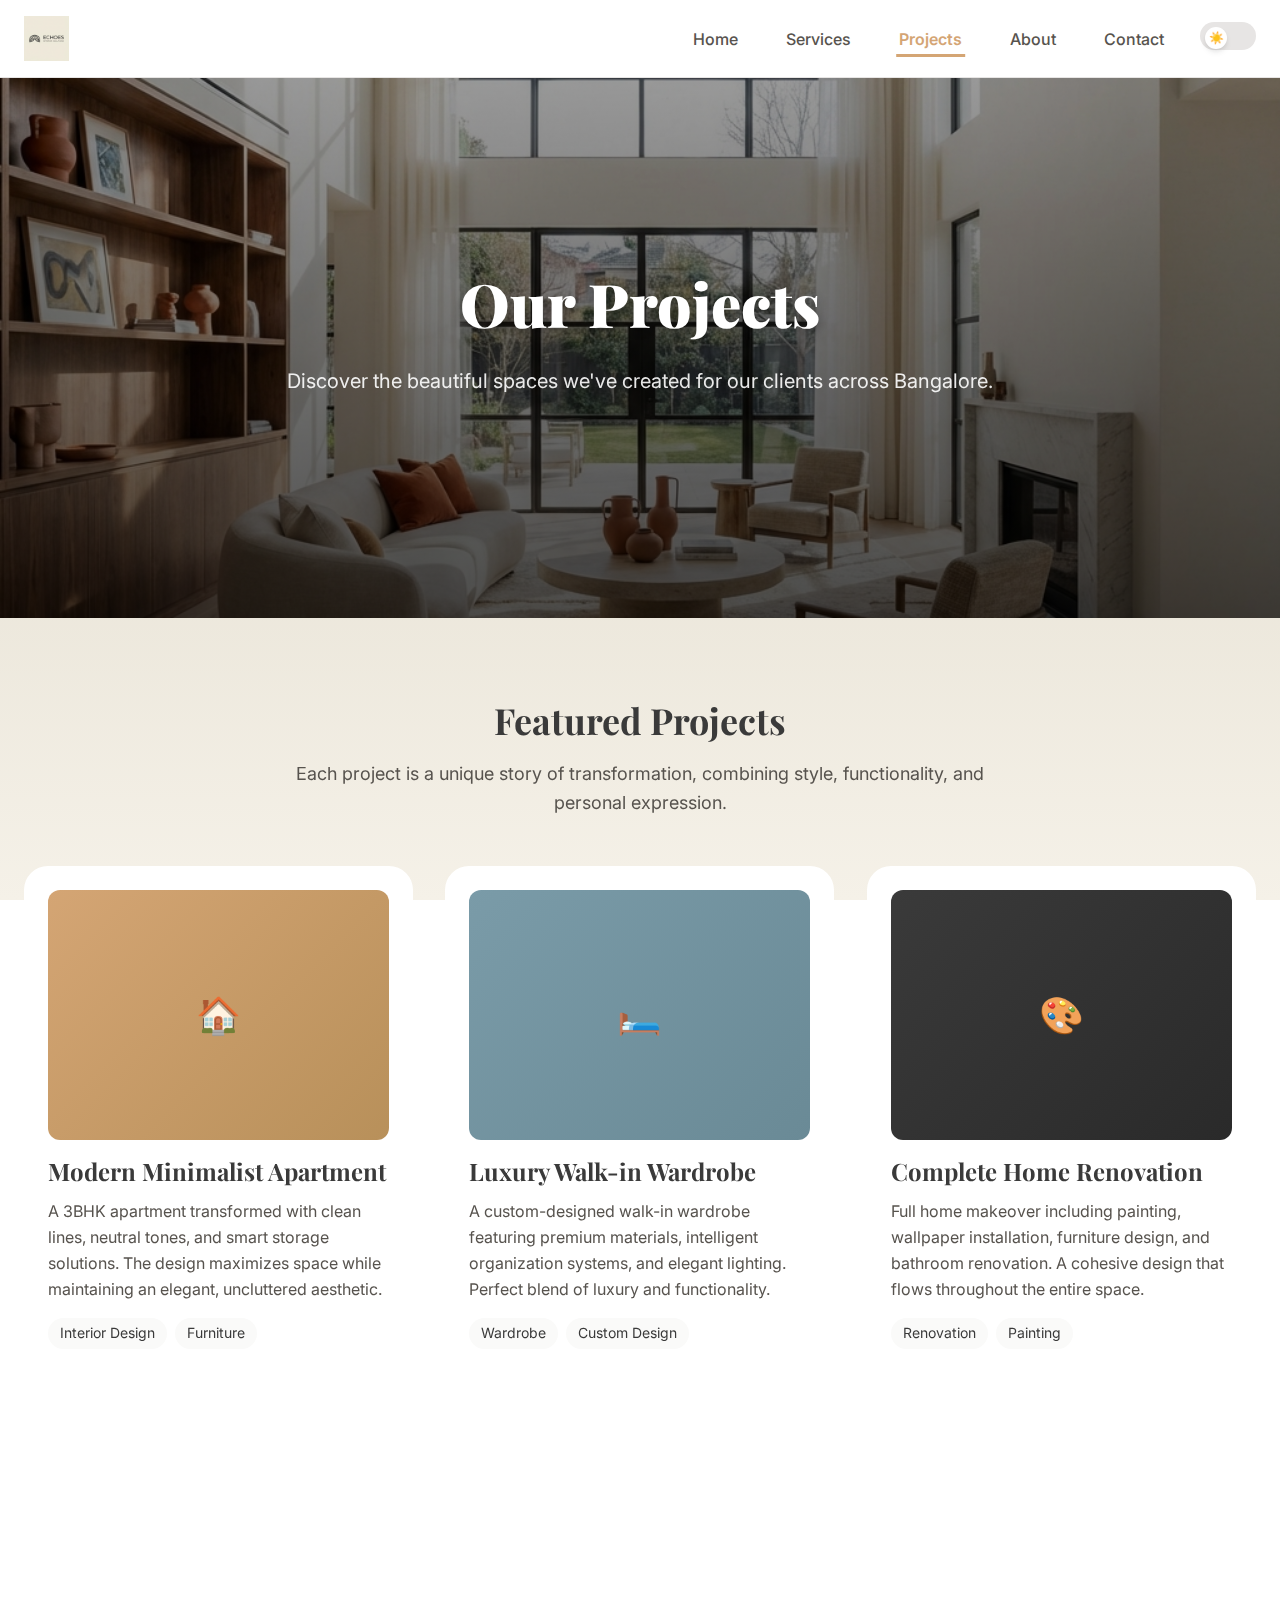
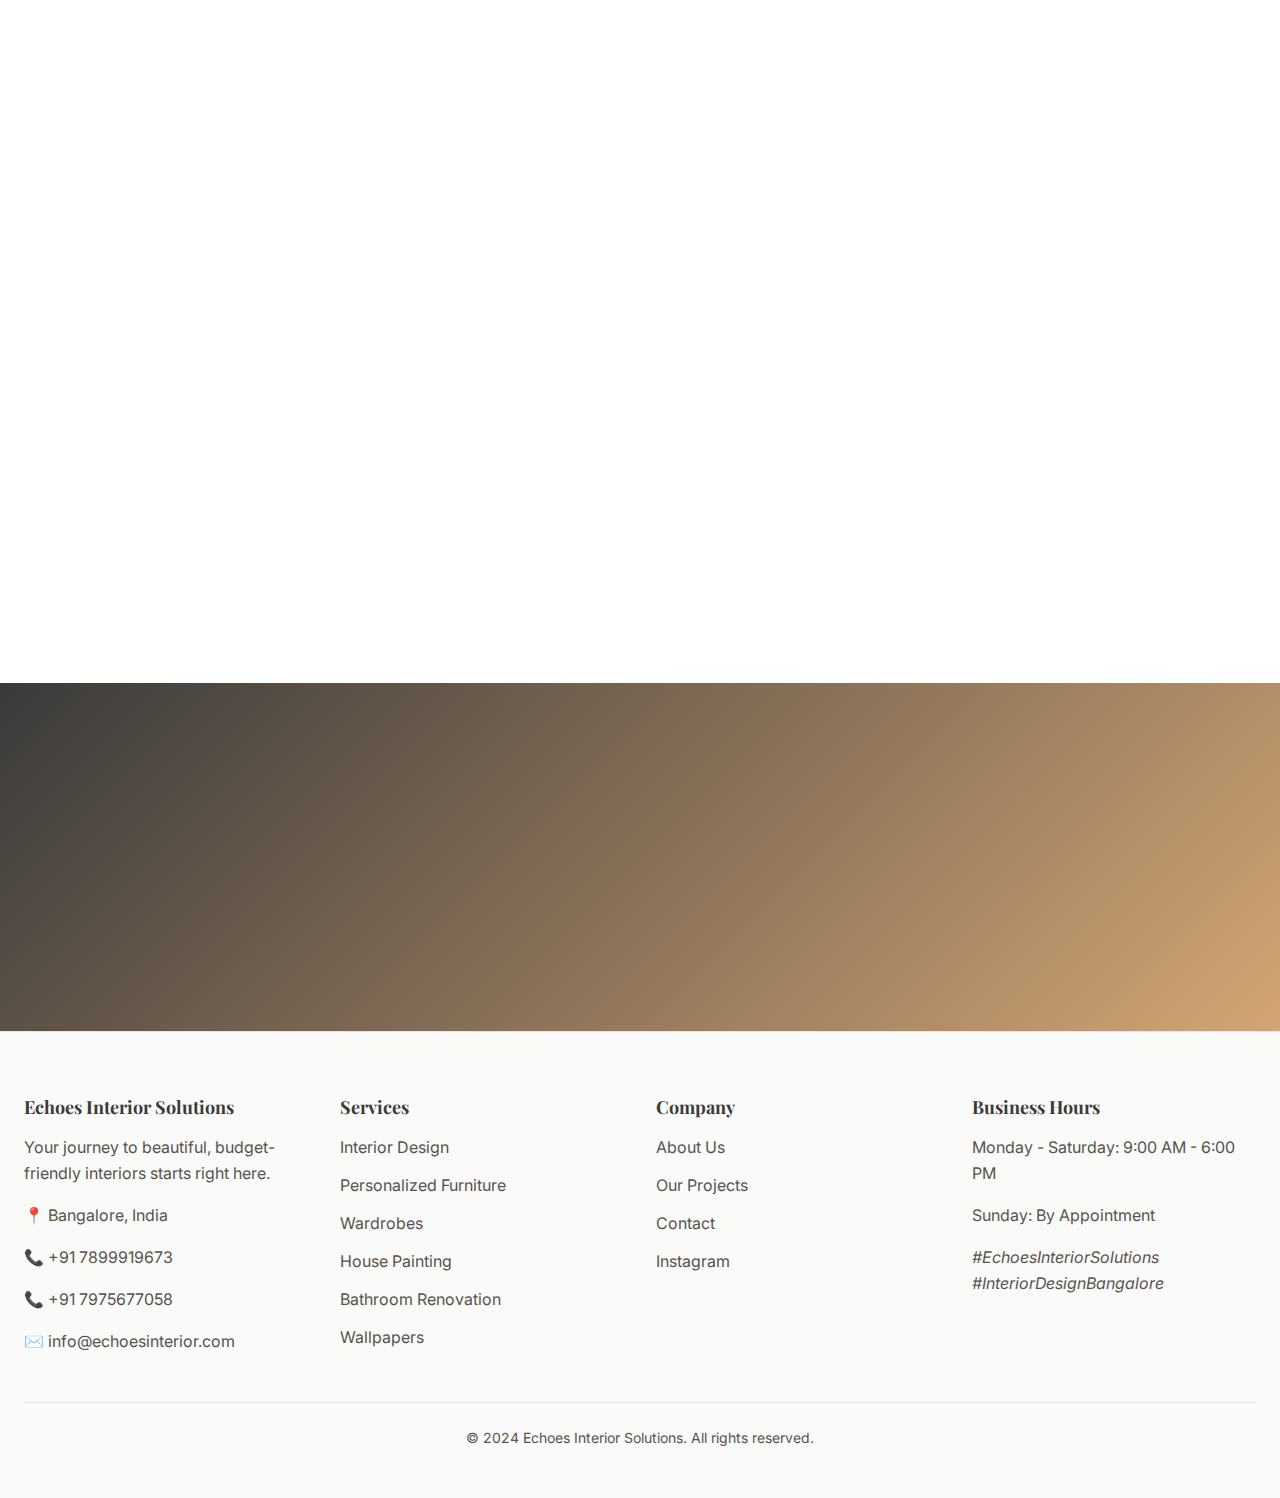
<file: projects.html>
<!DOCTYPE html>
<html lang="en">
<head>
  <meta charset="UTF-8">
  <meta name="viewport" content="width=device-width, initial-scale=1.0">
  <meta name="description" content="Explore our portfolio of stunning interior design projects in Bangalore. See how we've transformed spaces with style and elegance.">
  <title>Our Projects - Echoes Interior Solutions | Portfolio</title>
  
  <!-- Favicon -->
  <link rel="icon" type="image/png" href="assets/images/favicon.png">
  
  <!-- Fonts -->
  <link rel="preconnect" href="https://fonts.googleapis.com">
  <link rel="preconnect" href="https://fonts.gstatic.com" crossorigin>
  <link href="https://fonts.googleapis.com/css2?family=Inter:wght@400;500;600;700&family=Playfair+Display:wght@700;900&display=swap" rel="stylesheet">
  
  <!-- Styles -->
  <link rel="stylesheet" href="css/variables.css">
  <link rel="stylesheet" href="css/global.css">
  <link rel="stylesheet" href="css/components.css">
  <link rel="stylesheet" href="css/icons.css">
  
  <!-- Scripts -->
  <script src="js/theme-toggle.js"></script>
  <script src="js/navigation.js" defer></script>
  <script src="js/animations.js" defer></script>
</head>
<body>
  <!-- Header -->
  <header class="header">
    <div class="container">
      <nav class="navbar">
        <a href="index.html" class="navbar-brand">
          <img src="assets/images/echoes-logo-horizontal.png" alt="Echoes Interior Solutions" style="height: 45px; width: auto;">
        </a>
        
        <ul class="navbar-nav">
          <li><a href="index.html" class="navbar-link">Home</a></li>
          <li><a href="services/painting.html" class="navbar-link">Services</a></li>
          <li><a href="projects.html" class="navbar-link active">Projects</a></li>
          <li><a href="about.html" class="navbar-link">About</a></li>
          <li><a href="contact.html" class="navbar-link">Contact</a></li>
          <li>
            <button id="theme-toggle" class="theme-toggle" aria-label="Toggle theme">
              <span class="theme-toggle-slider"></span>
            </button>
          </li>
        </ul>
        
        <button class="navbar-toggle" aria-label="Toggle navigation">
          <span></span>
          <span></span>
          <span></span>
        </button>
      </nav>
    </div>
  </header>

  <!-- Hero Section -->
  <section class="hero" style="min-height: 60vh;">
    <div class="hero-background">
      <img src="assets/images/hero-background.png" alt="Interior design projects" loading="eager">
    </div>
    <div class="hero-overlay"></div>
    <div class="hero-content" data-animate>
      <h1 class="hero-title">Our Projects</h1>
      <p class="hero-subtitle">
        Discover the beautiful spaces we've created for our clients across Bangalore.
      </p>
    </div>
  </section>

  <!-- Projects Grid -->
  <section class="section">
    <div class="container">
      <div class="text-center" style="margin-bottom: var(--space-12);" data-animate>
        <h2>Featured Projects</h2>
        <p style="max-width: 700px; margin: 0 auto; font-size: var(--text-lg); color: var(--color-text-secondary);">
          Each project is a unique story of transformation, combining style, functionality, and personal expression.
        </p>
      </div>
      
      <div class="grid grid-cols-3 gap-8">
        <!-- Project 1 -->
        <div class="service-card" data-animate>
          <div class="service-card-content">
            <div style="width: 100%; height: 250px; background: linear-gradient(135deg, var(--color-accent-warm), var(--color-accent-warm-dark)); border-radius: var(--radius-lg); margin-bottom: var(--space-4); display: flex; align-items: center; justify-content: center; color: white; font-size: var(--text-4xl);">🏠</div>
            <h3 class="service-card-title">Modern Minimalist Apartment</h3>
            <p class="service-card-description">
              A 3BHK apartment transformed with clean lines, neutral tones, and smart storage solutions. The design maximizes space while maintaining an elegant, uncluttered aesthetic.
            </p>
            <div style="display: flex; gap: var(--space-2); margin-top: var(--space-4); flex-wrap: wrap;">
              <span style="padding: var(--space-1) var(--space-3); background: var(--color-surface-elevated); border-radius: var(--radius-full); font-size: var(--text-sm);">Interior Design</span>
              <span style="padding: var(--space-1) var(--space-3); background: var(--color-surface-elevated); border-radius: var(--radius-full); font-size: var(--text-sm);">Furniture</span>
            </div>
          </div>
        </div>
        
        <!-- Project 2 -->
        <div class="service-card" data-animate>
          <div class="service-card-content">
            <div style="width: 100%; height: 250px; background: linear-gradient(135deg, var(--color-accent-cool), var(--color-accent-cool-dark)); border-radius: var(--radius-lg); margin-bottom: var(--space-4); display: flex; align-items: center; justify-content: center; color: white; font-size: var(--text-4xl);">🛏️</div>
            <h3 class="service-card-title">Luxury Walk-in Wardrobe</h3>
            <p class="service-card-description">
              A custom-designed walk-in wardrobe featuring premium materials, intelligent organization systems, and elegant lighting. Perfect blend of luxury and functionality.
            </p>
            <div style="display: flex; gap: var(--space-2); margin-top: var(--space-4); flex-wrap: wrap;">
              <span style="padding: var(--space-1) var(--space-3); background: var(--color-surface-elevated); border-radius: var(--radius-full); font-size: var(--text-sm);">Wardrobe</span>
              <span style="padding: var(--space-1) var(--space-3); background: var(--color-surface-elevated); border-radius: var(--radius-full); font-size: var(--text-sm);">Custom Design</span>
            </div>
          </div>
        </div>
        
        <!-- Project 3 -->
        <div class="service-card" data-animate>
          <div class="service-card-content">
            <div style="width: 100%; height: 250px; background: linear-gradient(135deg, var(--color-brand-charcoal), var(--color-brand-dark)); border-radius: var(--radius-lg); margin-bottom: var(--space-4); display: flex; align-items: center; justify-content: center; color: white; font-size: var(--text-4xl);">🎨</div>
            <h3 class="service-card-title">Complete Home Renovation</h3>
            <p class="service-card-description">
              Full home makeover including painting, wallpaper installation, furniture design, and bathroom renovation. A cohesive design that flows throughout the entire space.
            </p>
            <div style="display: flex; gap: var(--space-2); margin-top: var(--space-4); flex-wrap: wrap;">
              <span style="padding: var(--space-1) var(--space-3); background: var(--color-surface-elevated); border-radius: var(--radius-full); font-size: var(--text-sm);">Renovation</span>
              <span style="padding: var(--space-1) var(--space-3); background: var(--color-surface-elevated); border-radius: var(--radius-full); font-size: var(--text-sm);">Painting</span>
            </div>
          </div>
        </div>
        
        <!-- Project 4 -->
        <div class="service-card" data-animate>
          <div class="service-card-content">
            <div style="width: 100%; height: 250px; background: linear-gradient(135deg, var(--color-accent-warm-light), var(--color-accent-warm)); border-radius: var(--radius-lg); margin-bottom: var(--space-4); display: flex; align-items: center; justify-content: center; color: white; font-size: var(--text-4xl);">🛋️</div>
            <h3 class="service-card-title">Contemporary Living Room</h3>
            <p class="service-card-description">
              A stunning living room transformation with custom furniture, designer wallpapers, and carefully curated accessories. Modern elegance meets comfort.
            </p>
            <div style="display: flex; gap: var(--space-2); margin-top: var(--space-4); flex-wrap: wrap;">
              <span style="padding: var(--space-1) var(--space-3); background: var(--color-surface-elevated); border-radius: var(--radius-full); font-size: var(--text-sm);">Furniture</span>
              <span style="padding: var(--space-1) var(--space-3); background: var(--color-surface-elevated); border-radius: var(--radius-full); font-size: var(--text-sm);">Wallpaper</span>
            </div>
          </div>
        </div>
        
        <!-- Project 5 -->
        <div class="service-card" data-animate>
          <div class="service-card-content">
            <div style="width: 100%; height: 250px; background: linear-gradient(135deg, var(--color-accent-cool-light), var(--color-accent-cool)); border-radius: var(--radius-lg); margin-bottom: var(--space-4); display: flex; align-items: center; justify-content: center; color: white; font-size: var(--text-4xl);">🚿</div>
            <h3 class="service-card-title">Spa-Inspired Bathroom</h3>
            <p class="service-card-description">
              A luxurious bathroom renovation featuring premium tiles, modern fixtures, and waterproofing solutions. Transform your daily routine into a spa experience.
            </p>
            <div style="display: flex; gap: var(--space-2); margin-top: var(--space-4); flex-wrap: wrap;">
              <span style="padding: var(--space-1) var(--space-3); background: var(--color-surface-elevated); border-radius: var(--radius-full); font-size: var(--text-sm);">Bathroom</span>
              <span style="padding: var(--space-1) var(--space-3); background: var(--color-surface-elevated); border-radius: var(--radius-full); font-size: var(--text-sm);">Renovation</span>
            </div>
          </div>
        </div>
        
        <!-- Project 6 -->
        <div class="service-card" data-animate>
          <div class="service-card-content">
            <div style="width: 100%; height: 250px; background: linear-gradient(135deg, var(--color-brand-sand), var(--color-brand-beige)); border-radius: var(--radius-lg); margin-bottom: var(--space-4); display: flex; align-items: center; justify-content: center; color: var(--color-brand-charcoal); font-size: var(--text-4xl);">🏡</div>
            <h3 class="service-card-title">Villa Interior Design</h3>
            <p class="service-card-description">
              Complete interior design for a luxury villa, including all rooms, custom furniture, and premium finishes. A cohesive design language throughout.
            </p>
            <div style="display: flex; gap: var(--space-2); margin-top: var(--space-4); flex-wrap: wrap;">
              <span style="padding: var(--space-1) var(--space-3); background: var(--color-surface-elevated); border-radius: var(--radius-full); font-size: var(--text-sm);">Villa</span>
              <span style="padding: var(--space-1) var(--space-3); background: var(--color-surface-elevated); border-radius: var(--radius-full); font-size: var(--text-sm);">Complete Design</span>
            </div>
          </div>
        </div>
      </div>
    </div>
  </section>

  <!-- Stats Section -->
  <section class="section" style="background: var(--color-surface);">
    <div class="container">
      <div class="grid grid-cols-4 gap-8 text-center">
        <div data-animate>
          <div style="font-size: var(--text-5xl); font-weight: var(--weight-black); color: var(--color-accent-warm); margin-bottom: var(--space-2);" data-count="200">0</div>
          <h4>Projects Completed</h4>
        </div>
        <div data-animate>
          <div style="font-size: var(--text-5xl); font-weight: var(--weight-black); color: var(--color-accent-warm); margin-bottom: var(--space-2);" data-count="150">0</div>
          <h4>Happy Clients</h4>
        </div>
        <div data-animate>
          <div style="font-size: var(--text-5xl); font-weight: var(--weight-black); color: var(--color-accent-warm); margin-bottom: var(--space-2);" data-count="5">0</div>
          <h4>Years Experience</h4>
        </div>
        <div data-animate>
          <div style="font-size: var(--text-5xl); font-weight: var(--weight-black); color: var(--color-accent-warm); margin-bottom: var(--space-2);" data-count="98">0</div>
          <h4>% Satisfaction</h4>
        </div>
      </div>
    </div>
  </section>

  <!-- CTA Section -->
  <section class="section gradient-animated" style="background: linear-gradient(135deg, var(--color-brand-charcoal), var(--color-accent-warm)); color: white; text-align: center;">
    <div class="container container-narrow" data-animate>
      <h2 style="color: white; font-size: var(--text-4xl); margin-bottom: var(--space-6);">
        Ready to Start Your Project?
      </h2>
      <p style="font-size: var(--text-xl); margin-bottom: var(--space-8); color: rgba(255, 255, 255, 0.9);">
        Let's create something beautiful together. Get a free consultation today!
      </p>
      <div style="display: flex; gap: var(--space-4); justify-content: center; flex-wrap: wrap;">
        <a href="contact.html" class="btn btn-lg" style="background: white; color: var(--color-brand-charcoal);">Get Free Consultation</a>
        <a href="tel:+917899919673" class="btn btn-outline btn-lg" style="border-color: white; color: white;">Call +91 7899919673</a>
      </div>
    </div>
  </section>

  <!-- Footer -->
  <footer class="footer">
    <div class="container">
      <div class="footer-content">
        <!-- Company Info -->
        <div class="footer-section">
          <h4>Echoes Interior Solutions</h4>
          <p style="color: var(--color-text-secondary); margin-bottom: var(--space-4);">
            Your journey to beautiful, budget-friendly interiors starts right here.
          </p>
          <div style="color: var(--color-text-secondary);">
            <p>📍 Bangalore, India</p>
            <p>📞 +91 7899919673</p>
            <p>📞 +91 7975677058</p>
            <p>✉️ info@echoesinterior.com</p>
          </div>
        </div>
        
        <!-- Quick Links -->
        <div class="footer-section">
          <h4>Services</h4>
          <div class="footer-links">
            <a href="services/painting.html" class="footer-link">Interior Design</a>
            <a href="services/painting.html" class="footer-link">Personalized Furniture</a>
            <a href="services/painting.html" class="footer-link">Wardrobes</a>
            <a href="services/painting.html" class="footer-link">House Painting</a>
            <a href="services/waterproofing.html" class="footer-link">Bathroom Renovation</a>
            <a href="services/painting.html" class="footer-link">Wallpapers</a>
          </div>
        </div>
        
        <!-- Company -->
        <div class="footer-section">
          <h4>Company</h4>
          <div class="footer-links">
            <a href="about.html" class="footer-link">About Us</a>
            <a href="projects.html" class="footer-link">Our Projects</a>
            <a href="contact.html" class="footer-link">Contact</a>
            <a href="https://www.instagram.com/echoes_interior/" target="_blank" class="footer-link">Instagram</a>
          </div>
        </div>
        
        <!-- Business Hours -->
        <div class="footer-section">
          <h4>Business Hours</h4>
          <div style="color: var(--color-text-secondary);">
            <p>Monday - Saturday: 9:00 AM - 6:00 PM</p>
            <p>Sunday: By Appointment</p>
            <p style="margin-top: var(--space-4); font-style: italic;">#EchoesInteriorSolutions #InteriorDesignBangalore</p>
          </div>
        </div>
      </div>
      
      <div class="footer-bottom">
        <p>&copy; 2024 Echoes Interior Solutions. All rights reserved.</p>
      </div>
    </div>
  </footer>
</body>
</html>
</file>
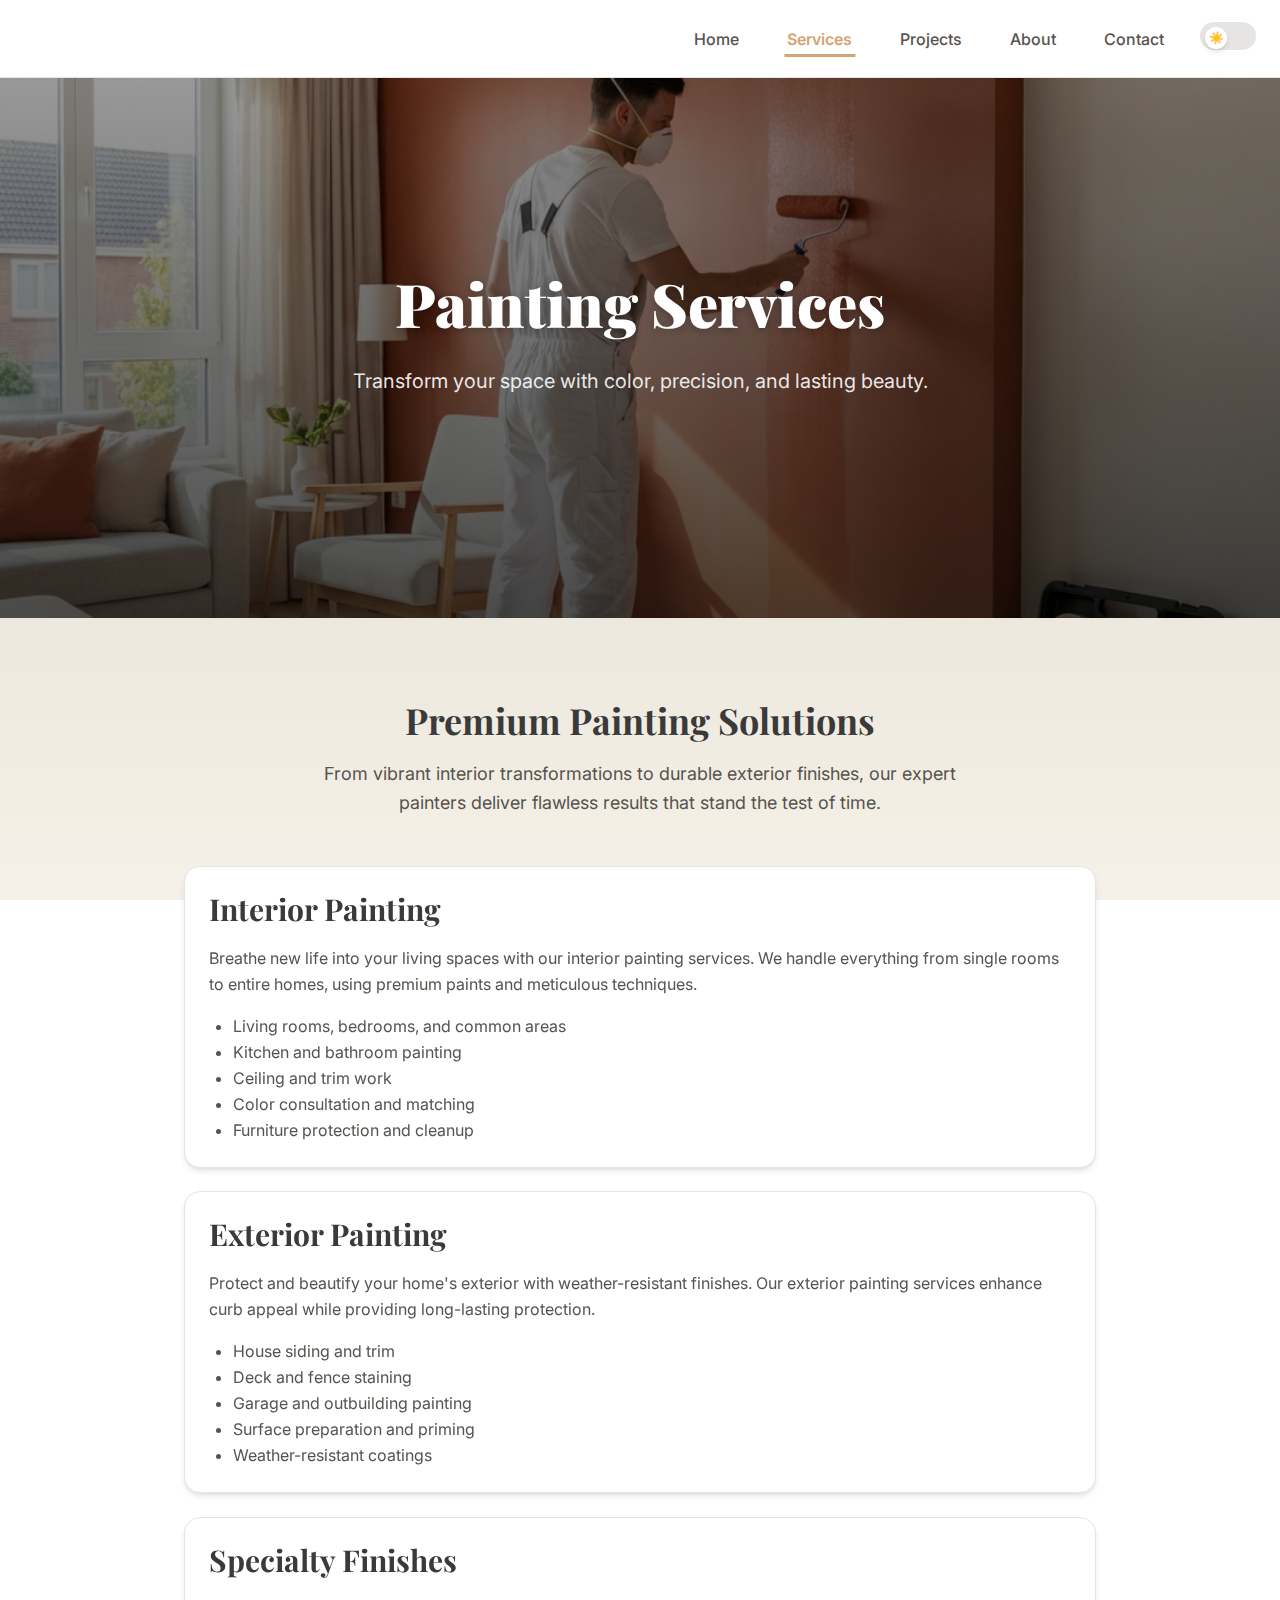
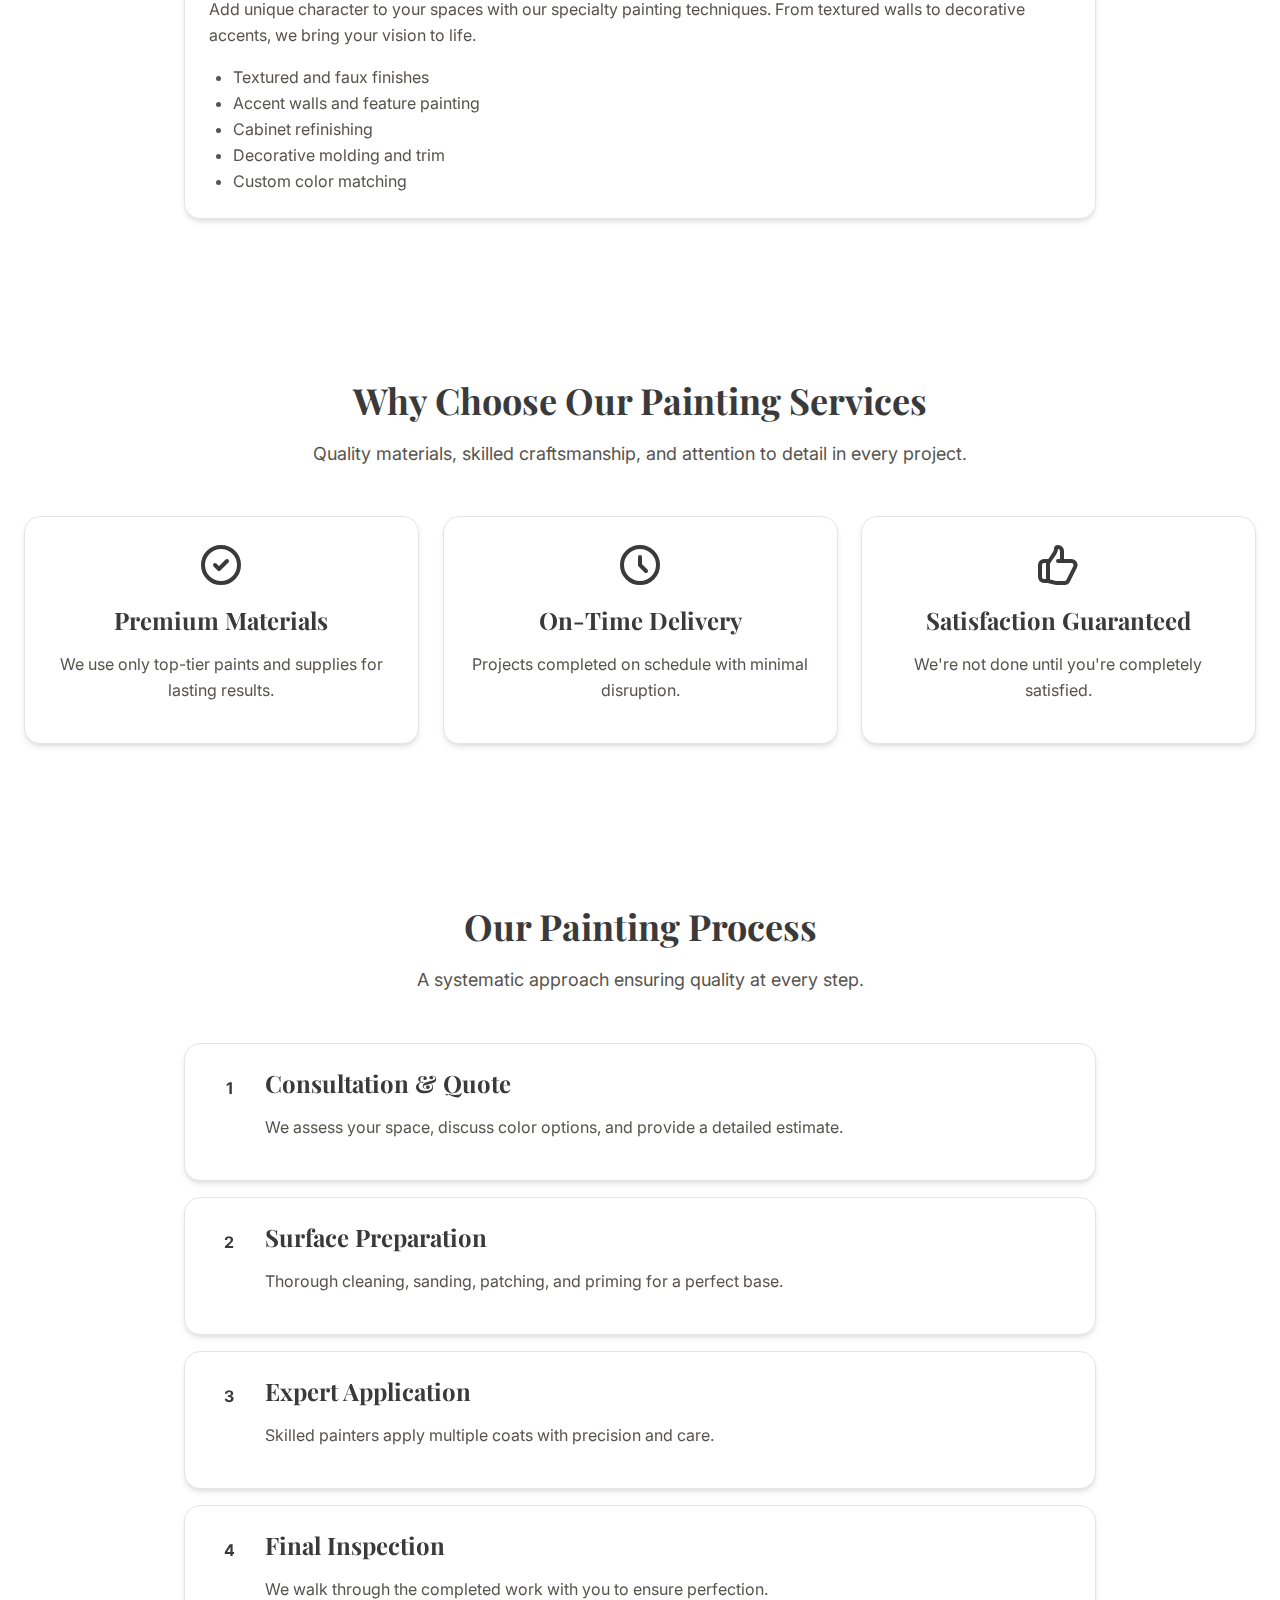
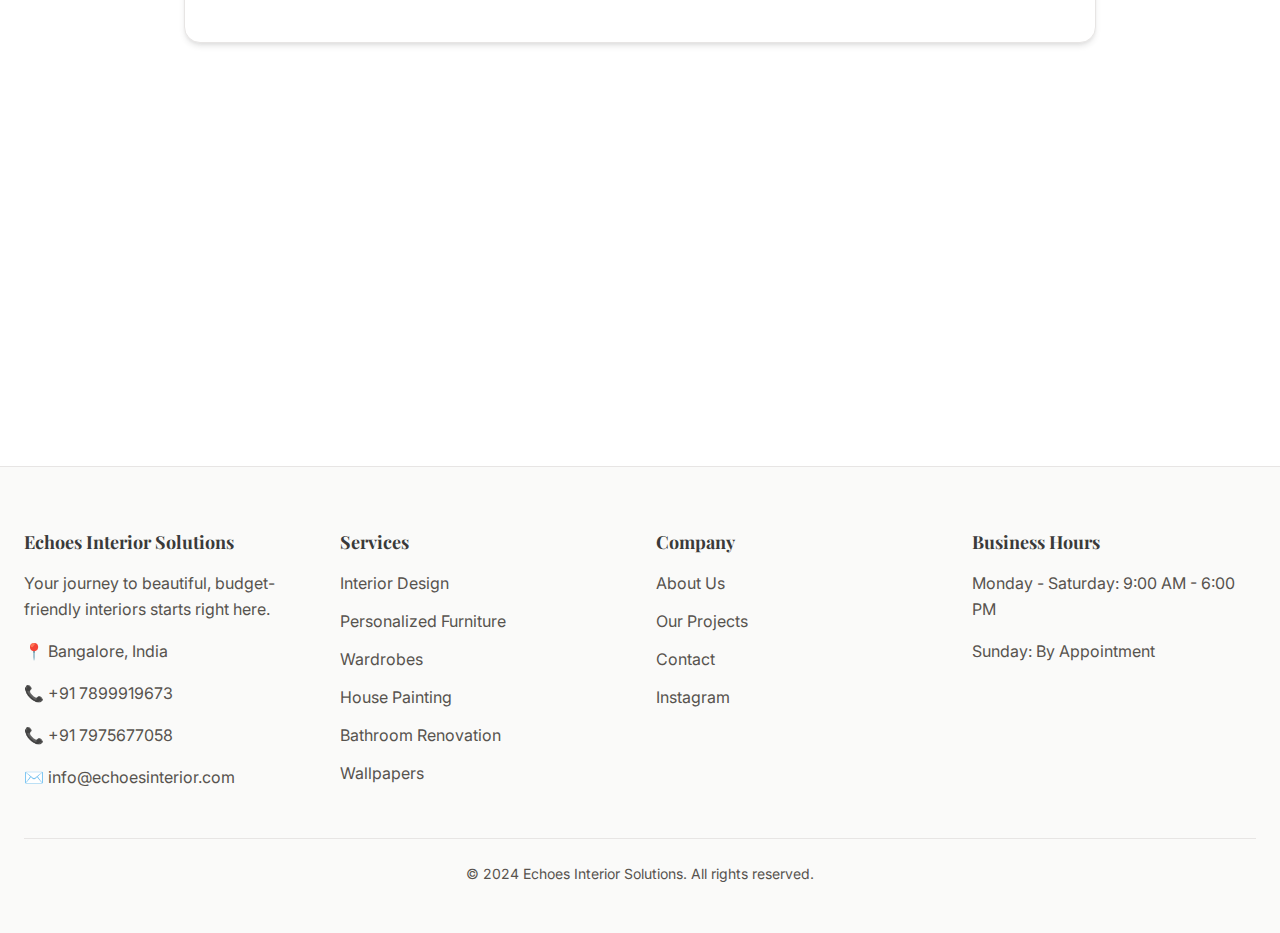
<file: services/painting.html>
<!DOCTYPE html>
<html lang="en">
<head>
  <meta charset="UTF-8">
  <meta name="viewport" content="width=device-width, initial-scale=1.0">
  <meta name="description" content="Professional painting services - interior, exterior, and specialty finishes. Transform your space with premium quality and expert craftsmanship.">
  <title>Painting Services - Echoes Interior Solutions | Bangalore</title>
  
  <!-- Favicon -->
  <link rel="icon" type="image/png" href="../assets/images/favicon.png">
  
  <!-- Fonts -->
  <link rel="preconnect" href="https://fonts.googleapis.com">
  <link rel="preconnect" href="https://fonts.gstatic.com" crossorigin>
  <link href="https://fonts.googleapis.com/css2?family=Inter:wght@400;500;600;700&family=Playfair+Display:wght@700;900&display=swap" rel="stylesheet">
  
  <!-- Styles -->
  <link rel="stylesheet" href="../css/variables.css">
  <link rel="stylesheet" href="../css/global.css">
  <link rel="stylesheet" href="../css/components.css">
  <link rel="stylesheet" href="../css/icons.css">
  
  <!-- Scripts -->
  <script src="../js/theme-toggle.js"></script>
  <script src="../js/navigation.js" defer></script>
</head>
<body>
  <!-- Header -->
  <header class="header">
    <div class="container">
      <nav class="navbar">
        <a href="../index.html" class="navbar-brand">
          <img src="../assets/images/echoes-logo-horizontal.png" alt="Echoes Interior Solutions" style="height: 45px; width: auto;">
        </a>
        
        <ul class="navbar-nav">
          <li><a href="../index.html" class="navbar-link">Home</a></li>
          <li><a href="painting.html" class="navbar-link active">Services</a></li>
          <li><a href="../projects.html" class="navbar-link">Projects</a></li>
          <li><a href="../about.html" class="navbar-link">About</a></li>
          <li><a href="../contact.html" class="navbar-link">Contact</a></li>
          <li>
            <button id="theme-toggle" class="theme-toggle" aria-label="Toggle theme">
              <span class="theme-toggle-slider"></span>
            </button>
          </li>
        </ul>
        
        <button class="navbar-toggle" aria-label="Toggle navigation">
          <span></span>
          <span></span>
          <span></span>
        </button>
      </nav>
    </div>
  </header>

  <!-- Hero Section -->
  <section class="hero" style="min-height: 60vh;">
    <div class="hero-background">
      <img src="../assets/images/painting-service.png" alt="Professional painting service" loading="eager">
    </div>
    <div class="hero-overlay"></div>
    <div class="hero-content">
      <h1 class="hero-title">Painting Services</h1>
      <p class="hero-subtitle">
        Transform your space with color, precision, and lasting beauty.
      </p>
    </div>
  </section>

  <!-- Service Overview -->
  <section class="section">
    <div class="container container-narrow">
      <h2 class="text-center">Premium Painting Solutions</h2>
      <p style="font-size: var(--text-lg); text-align: center; max-width: 700px; margin: 0 auto var(--space-12); color: var(--color-text-secondary);">
        From vibrant interior transformations to durable exterior finishes, our expert painters deliver flawless results that stand the test of time.
      </p>
      
      <div class="grid grid-cols-1 gap-6">
        <!-- Interior Painting -->
        <div class="card">
          <h3 style="color: var(--color-primary);">Interior Painting</h3>
          <p>
            Breathe new life into your living spaces with our interior painting services. We handle everything from single rooms to entire homes, using premium paints and meticulous techniques.
          </p>
          <ul style="list-style: disc; margin-left: var(--space-6); color: var(--color-text-secondary);">
            <li>Living rooms, bedrooms, and common areas</li>
            <li>Kitchen and bathroom painting</li>
            <li>Ceiling and trim work</li>
            <li>Color consultation and matching</li>
            <li>Furniture protection and cleanup</li>
          </ul>
        </div>
        
        <!-- Exterior Painting -->
        <div class="card">
          <h3 style="color: var(--color-primary);">Exterior Painting</h3>
          <p>
            Protect and beautify your home's exterior with weather-resistant finishes. Our exterior painting services enhance curb appeal while providing long-lasting protection.
          </p>
          <ul style="list-style: disc; margin-left: var(--space-6); color: var(--color-text-secondary);">
            <li>House siding and trim</li>
            <li>Deck and fence staining</li>
            <li>Garage and outbuilding painting</li>
            <li>Surface preparation and priming</li>
            <li>Weather-resistant coatings</li>
          </ul>
        </div>
        
        <!-- Specialty Finishes -->
        <div class="card">
          <h3 style="color: var(--color-primary);">Specialty Finishes</h3>
          <p>
            Add unique character to your spaces with our specialty painting techniques. From textured walls to decorative accents, we bring your vision to life.
          </p>
          <ul style="list-style: disc; margin-left: var(--space-6); color: var(--color-text-secondary);">
            <li>Textured and faux finishes</li>
            <li>Accent walls and feature painting</li>
            <li>Cabinet refinishing</li>
            <li>Decorative molding and trim</li>
            <li>Custom color matching</li>
          </ul>
        </div>
      </div>
    </div>
  </section>

  <!-- Benefits Section -->
  <section class="section" style="background: var(--color-surface);">
    <div class="container">
      <h2 class="text-center">Why Choose Our Painting Services</h2>
      <p style="font-size: var(--text-lg); text-align: center; max-width: 700px; margin: 0 auto var(--space-12);">
        Quality materials, skilled craftsmanship, and attention to detail in every project.
      </p>
      
      <div class="grid grid-cols-3 gap-6">
        <div class="card text-center">
          <svg style="width: 48px; height: 48px; margin: 0 auto var(--space-4); color: var(--color-primary);" fill="none" stroke="currentColor" viewBox="0 0 24 24">
            <path stroke-linecap="round" stroke-linejoin="round" stroke-width="2" d="M9 12l2 2 4-4m6 2a9 9 0 11-18 0 9 9 0 0118 0z"></path>
          </svg>
          <h4>Premium Materials</h4>
          <p>We use only top-tier paints and supplies for lasting results.</p>
        </div>
        
        <div class="card text-center">
          <svg style="width: 48px; height: 48px; margin: 0 auto var(--space-4); color: var(--color-primary);" fill="none" stroke="currentColor" viewBox="0 0 24 24">
            <path stroke-linecap="round" stroke-linejoin="round" stroke-width="2" d="M12 8v4l3 3m6-3a9 9 0 11-18 0 9 9 0 0118 0z"></path>
          </svg>
          <h4>On-Time Delivery</h4>
          <p>Projects completed on schedule with minimal disruption.</p>
        </div>
        
        <div class="card text-center">
          <svg style="width: 48px; height: 48px; margin: 0 auto var(--space-4); color: var(--color-primary);" fill="none" stroke="currentColor" viewBox="0 0 24 24">
            <path stroke-linecap="round" stroke-linejoin="round" stroke-width="2" d="M14 10h4.764a2 2 0 011.789 2.894l-3.5 7A2 2 0 0115.263 21h-4.017c-.163 0-.326-.02-.485-.06L7 20m7-10V5a2 2 0 00-2-2h-.095c-.5 0-.905.405-.905.905 0 .714-.211 1.412-.608 2.006L7 11v9m7-10h-2M7 20H5a2 2 0 01-2-2v-6a2 2 0 012-2h2.5"></path>
          </svg>
          <h4>Satisfaction Guaranteed</h4>
          <p>We're not done until you're completely satisfied.</p>
        </div>
      </div>
    </div>
  </section>

  <!-- Process Section -->
  <section class="section">
    <div class="container container-narrow">
      <h2 class="text-center">Our Painting Process</h2>
      <p style="font-size: var(--text-lg); text-align: center; max-width: 700px; margin: 0 auto var(--space-12);">
        A systematic approach ensuring quality at every step.
      </p>
      
      <div class="grid grid-cols-1 gap-4">
        <div class="card">
          <div style="display: flex; align-items: start; gap: var(--space-4);">
            <div style="flex-shrink: 0; width: 40px; height: 40px; background: var(--color-painting-100); color: var(--color-painting-600); border-radius: var(--radius-full); display: flex; align-items: center; justify-content: center; font-weight: var(--weight-bold);">1</div>
            <div>
              <h4>Consultation & Quote</h4>
              <p>We assess your space, discuss color options, and provide a detailed estimate.</p>
            </div>
          </div>
        </div>
        
        <div class="card">
          <div style="display: flex; align-items: start; gap: var(--space-4);">
            <div style="flex-shrink: 0; width: 40px; height: 40px; background: var(--color-painting-100); color: var(--color-painting-600); border-radius: var(--radius-full); display: flex; align-items: center; justify-content: center; font-weight: var(--weight-bold);">2</div>
            <div>
              <h4>Surface Preparation</h4>
              <p>Thorough cleaning, sanding, patching, and priming for a perfect base.</p>
            </div>
          </div>
        </div>
        
        <div class="card">
          <div style="display: flex; align-items: start; gap: var(--space-4);">
            <div style="flex-shrink: 0; width: 40px; height: 40px; background: var(--color-painting-100); color: var(--color-painting-600); border-radius: var(--radius-full); display: flex; align-items: center; justify-content: center; font-weight: var(--weight-bold);">3</div>
            <div>
              <h4>Expert Application</h4>
              <p>Skilled painters apply multiple coats with precision and care.</p>
            </div>
          </div>
        </div>
        
        <div class="card">
          <div style="display: flex; align-items: start; gap: var(--space-4);">
            <div style="flex-shrink: 0; width: 40px; height: 40px; background: var(--color-painting-100); color: var(--color-painting-600); border-radius: var(--radius-full); display: flex; align-items: center; justify-content: center; font-weight: var(--weight-bold);">4</div>
            <div>
              <h4>Final Inspection</h4>
              <p>We walk through the completed work with you to ensure perfection.</p>
            </div>
          </div>
        </div>
      </div>
    </div>
  </section>

  <!-- CTA Section -->
  <section class="section" style="background: linear-gradient(135deg, var(--color-painting-500), var(--color-painting-700)); color: white; text-align: center;">
    <div class="container container-narrow">
      <h2 style="color: white; font-size: var(--text-4xl); margin-bottom: var(--space-6);">
        Ready to Transform Your Space?
      </h2>
      <p style="font-size: var(--text-xl); margin-bottom: var(--space-8); color: rgba(255, 255, 255, 0.9);">
        Get a free color consultation and quote for your painting project.
      </p>
      <a href="../contact.html" class="btn btn-lg" style="background: white; color: var(--color-painting-600);">Get Free Quote</a>
    </div>
  </section>

  <!-- Footer -->
  <footer class="footer">
    <div class="container">
      <div class="footer-content">
        <div class="footer-section">
          <h4>Echoes Interior Solutions</h4>
          <p style="color: var(--color-text-secondary); margin-bottom: var(--space-4);">
            Your journey to beautiful, budget-friendly interiors starts right here.
          </p>
          <div style="color: var(--color-text-secondary);">
            <p>📍 Bangalore, India</p>
            <p>📞 +91 7899919673</p>
            <p>📞 +91 7975677058</p>
            <p>✉️ info@echoesinterior.com</p>
          </div>
        </div>
        
        <div class="footer-section">
          <h4>Services</h4>
          <div class="footer-links">
            <a href="painting.html" class="footer-link">Interior Design</a>
            <a href="painting.html" class="footer-link">Personalized Furniture</a>
            <a href="painting.html" class="footer-link">Wardrobes</a>
            <a href="painting.html" class="footer-link">House Painting</a>
            <a href="waterproofing.html" class="footer-link">Bathroom Renovation</a>
            <a href="painting.html" class="footer-link">Wallpapers</a>
          </div>
        </div>
        
        <div class="footer-section">
          <h4>Company</h4>
          <div class="footer-links">
            <a href="../about.html" class="footer-link">About Us</a>
            <a href="../projects.html" class="footer-link">Our Projects</a>
            <a href="../contact.html" class="footer-link">Contact</a>
            <a href="https://www.instagram.com/echoes_interior/" target="_blank" class="footer-link">Instagram</a>
          </div>
        </div>
        
        <div class="footer-section">
          <h4>Business Hours</h4>
          <div style="color: var(--color-text-secondary);">
            <p>Monday - Saturday: 9:00 AM - 6:00 PM</p>
            <p>Sunday: By Appointment</p>
          </div>
        </div>
      </div>
      
      <div class="footer-bottom">
        <p>&copy; 2024 Echoes Interior Solutions. All rights reserved.</p>
      </div>
    </div>
  </footer>
</body>
</html>
</file>
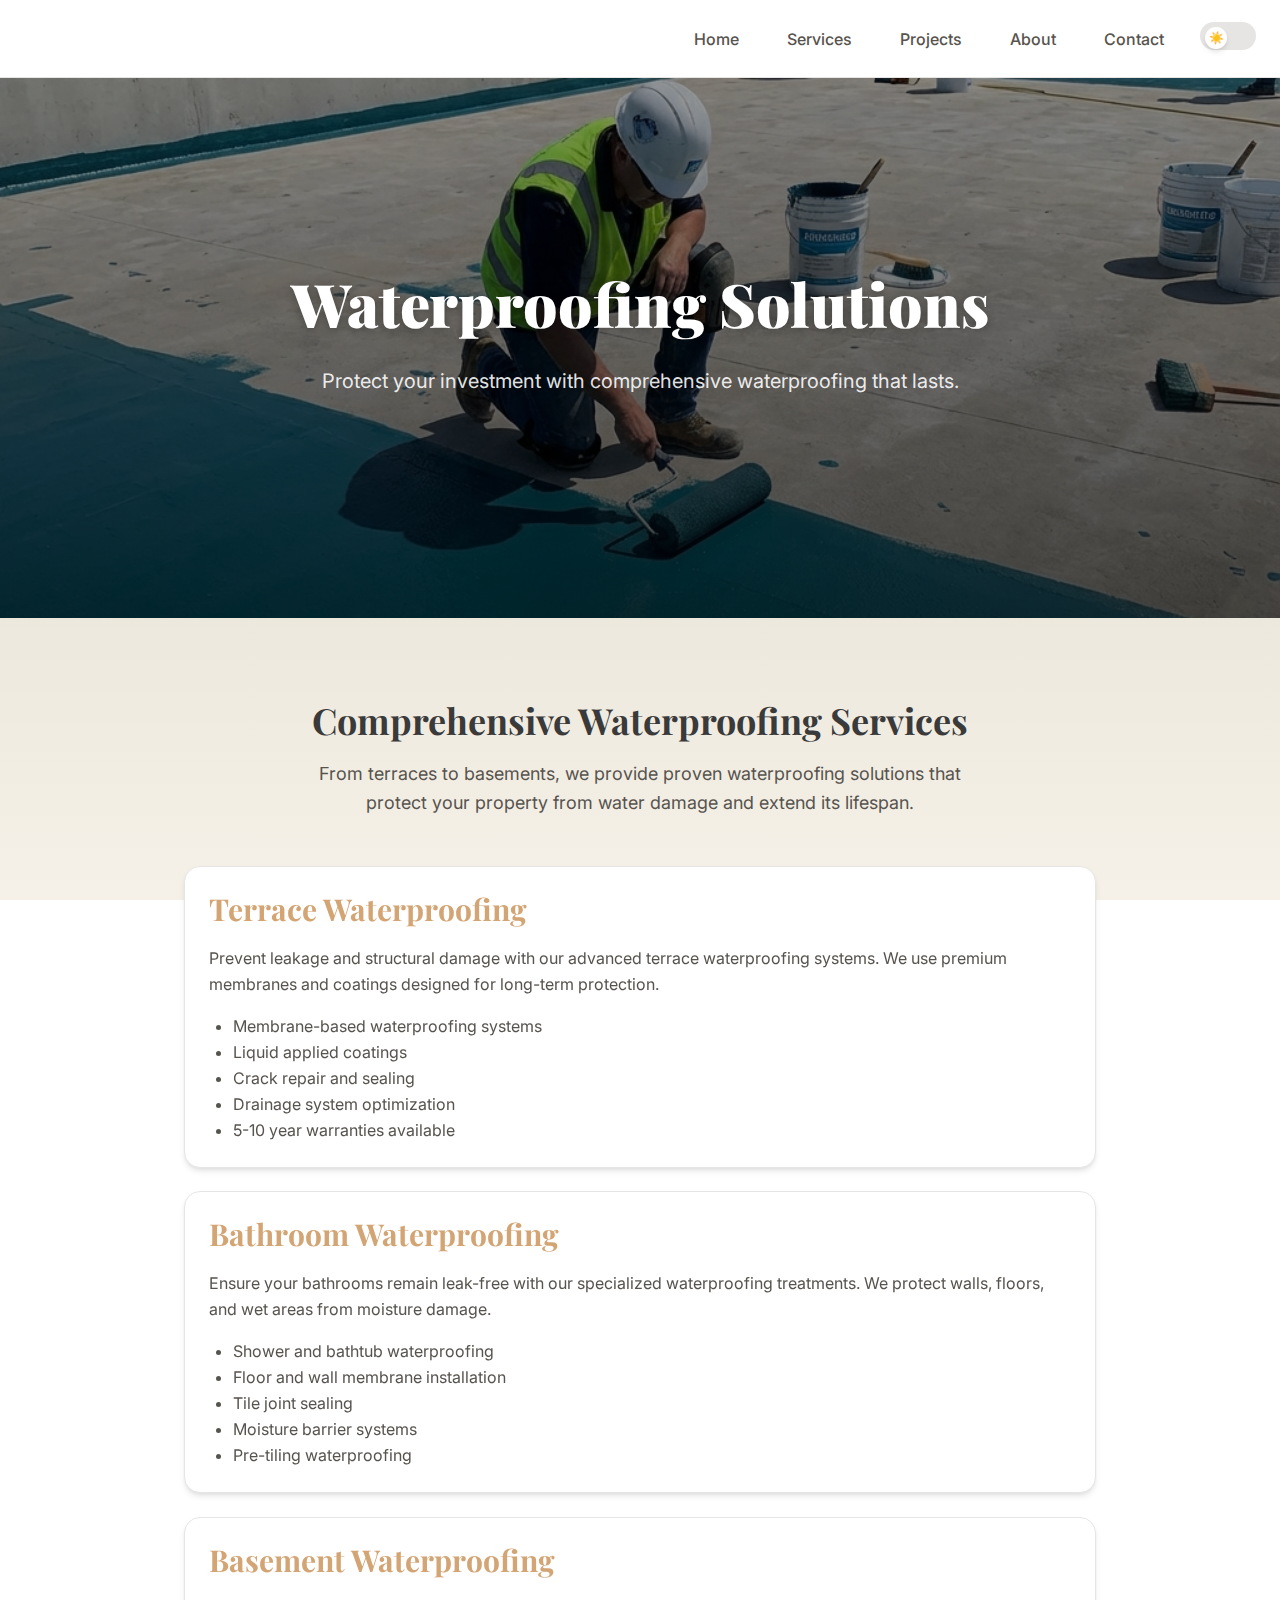
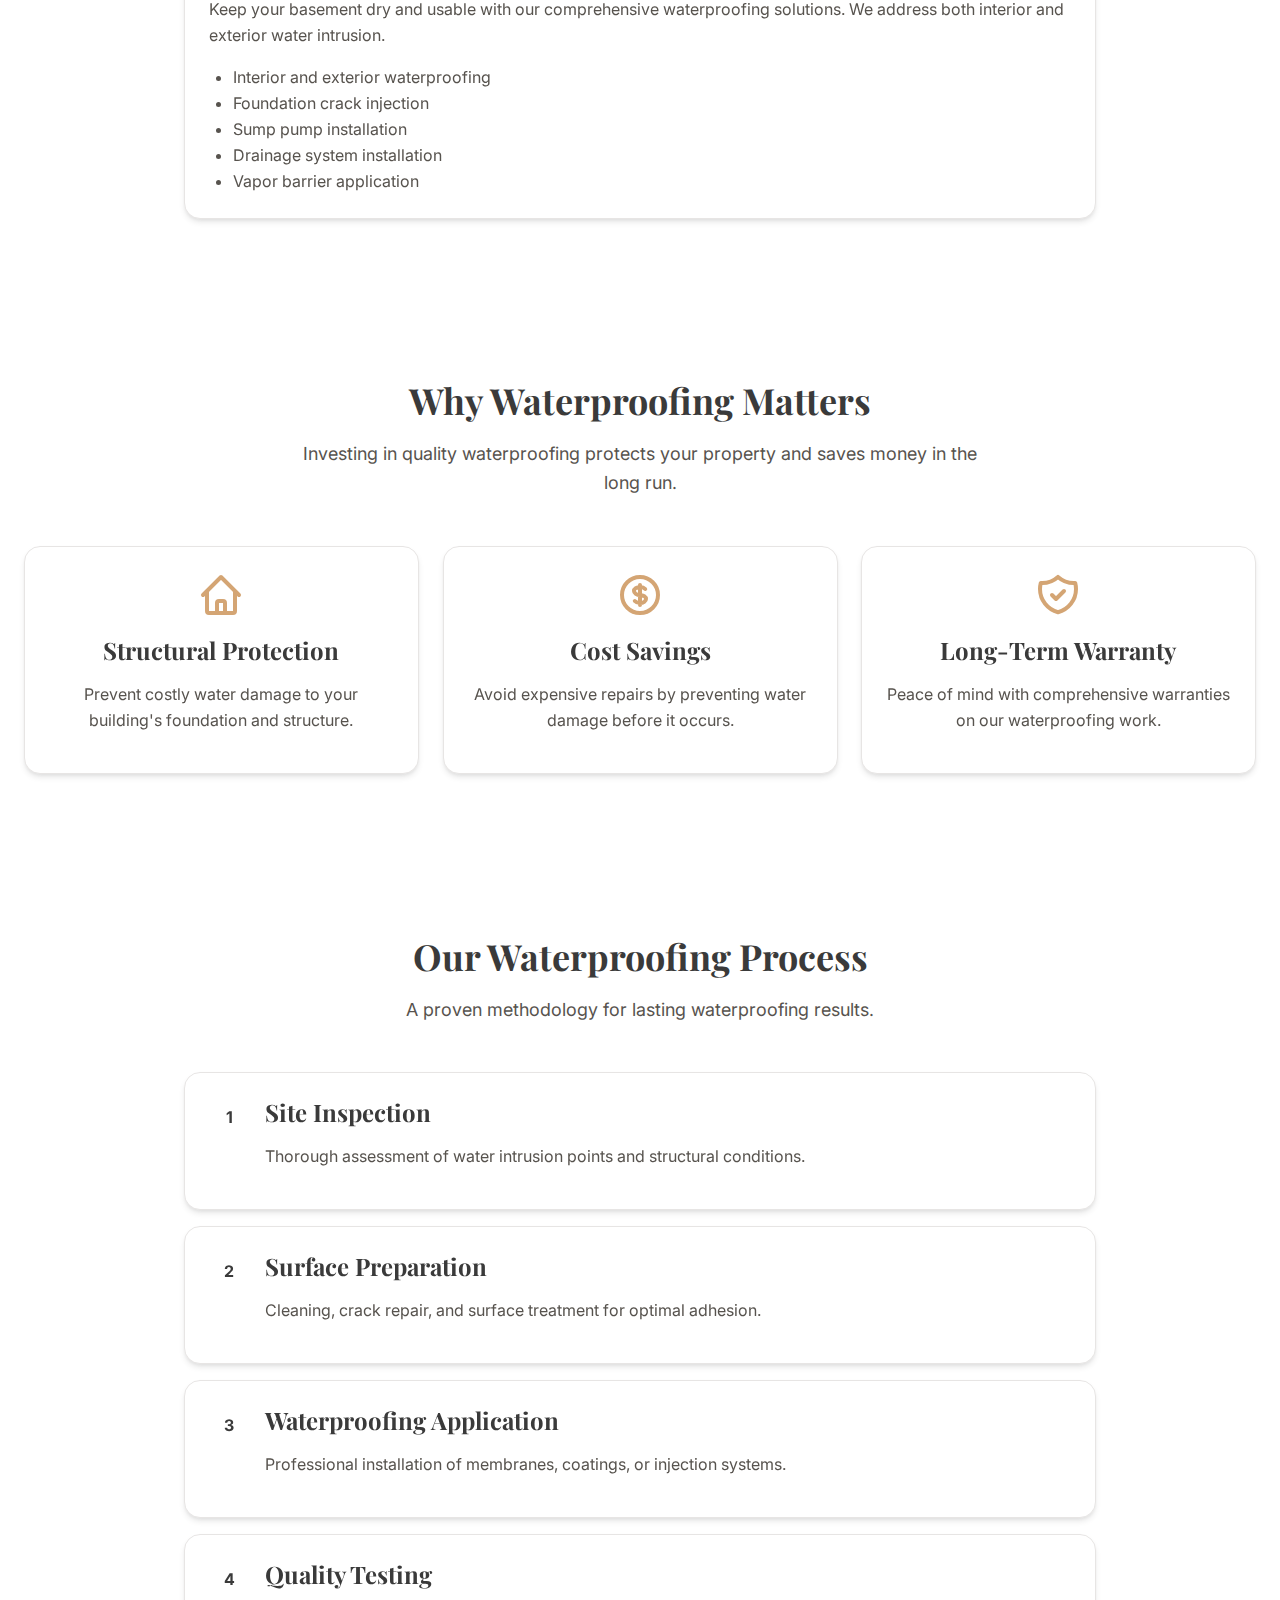
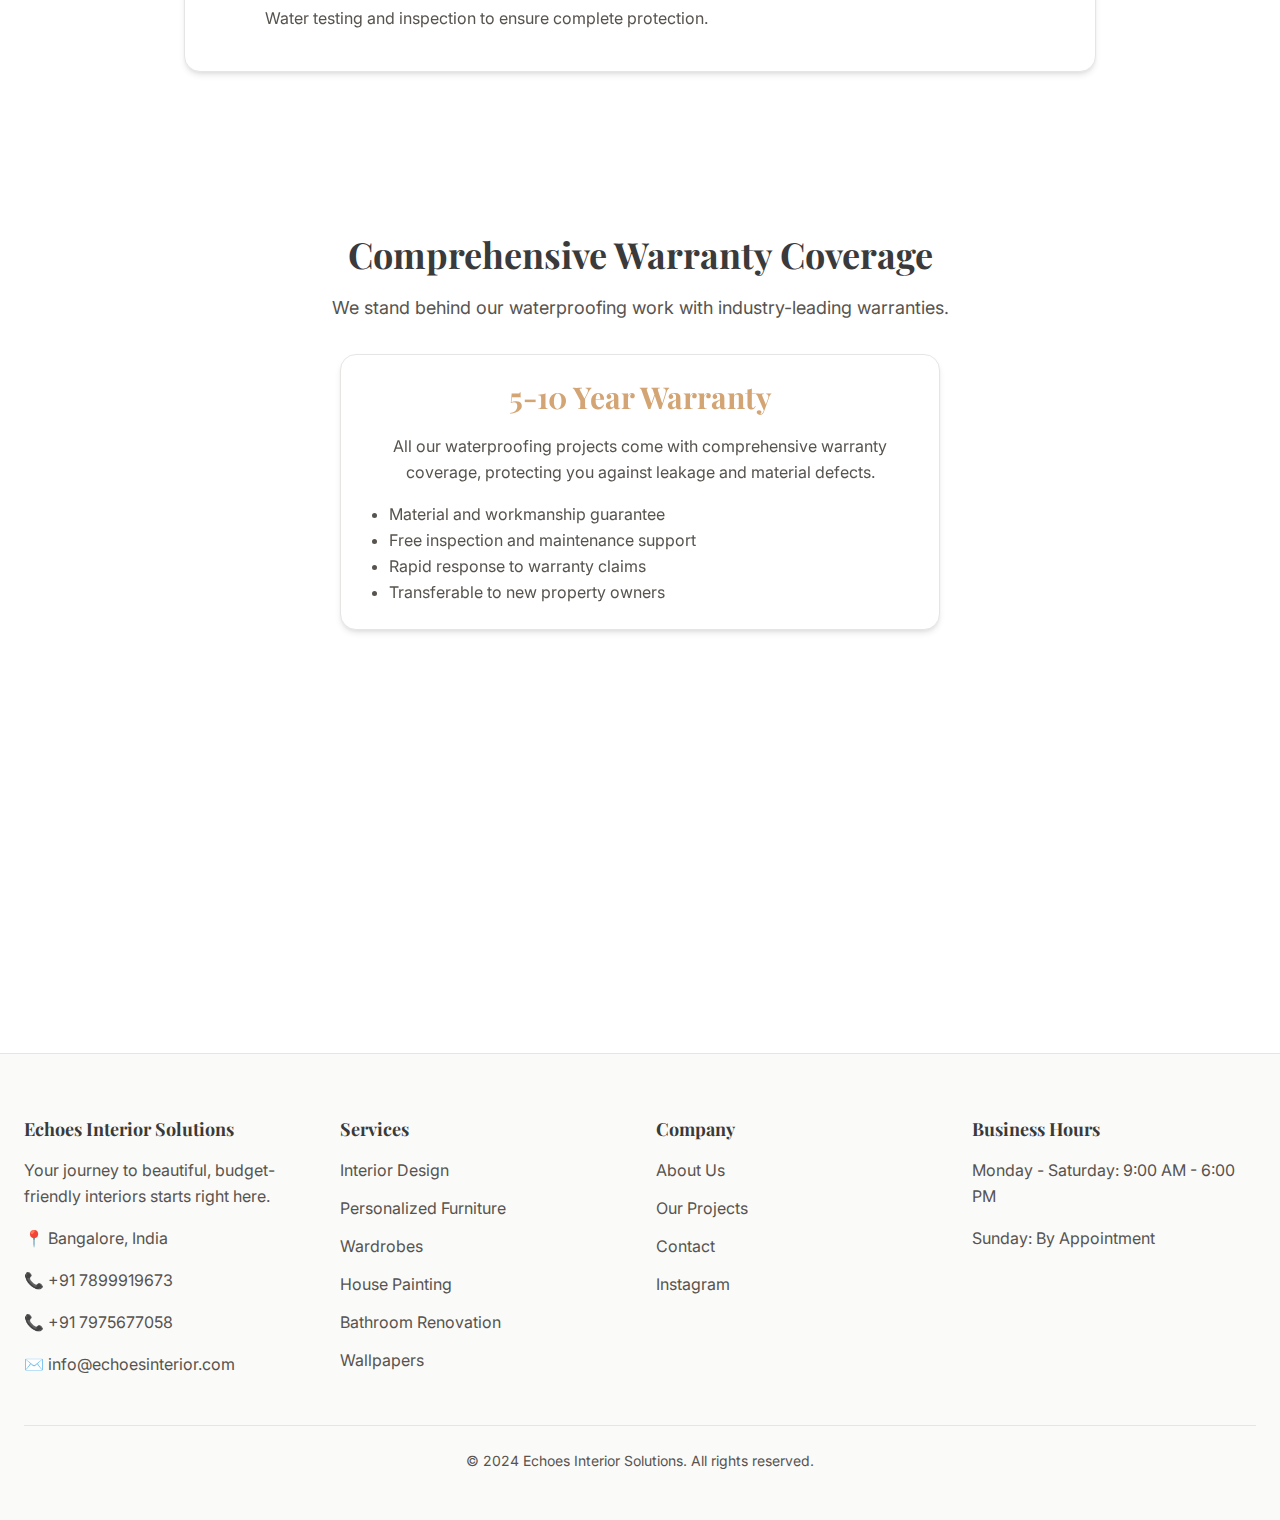
<file: services/waterproofing.html>
<!DOCTYPE html>
<html lang="en">
<head>
  <meta charset="UTF-8">
  <meta name="viewport" content="width=device-width, initial-scale=1.0">
  <meta name="description" content="Professional waterproofing solutions for terraces, bathrooms, and basements. Protect your property from water damage with proven techniques.">
  <title>Waterproofing Services - Echoes Interior Solutions | Bangalore</title>
  
  <!-- Favicon -->
  <link rel="icon" type="image/png" href="../assets/images/favicon.png">
  
  <!-- Fonts -->
  <link rel="preconnect" href="https://fonts.googleapis.com">
  <link rel="preconnect" href="https://fonts.gstatic.com" crossorigin>
  <link href="https://fonts.googleapis.com/css2?family=Inter:wght@400;500;600;700&family=Playfair+Display:wght@700;900&display=swap" rel="stylesheet">
  
  <!-- Styles -->
  <link rel="stylesheet" href="../css/variables.css">
  <link rel="stylesheet" href="../css/global.css">
  <link rel="stylesheet" href="../css/components.css">
  <link rel="stylesheet" href="../css/icons.css">
  
  <!-- Scripts -->
  <script src="../js/theme-toggle.js"></script>
  <script src="../js/navigation.js" defer></script>
</head>
<body>
  <!-- Header -->
  <header class="header">
    <div class="container">
      <nav class="navbar">
        <a href="../index.html" class="navbar-brand">
          <img src="../assets/images/echoes-logo-horizontal.png" alt="Echoes Interior Solutions" style="height: 45px; width: auto;">
        </a>
        
        <ul class="navbar-nav">
          <li><a href="../index.html" class="navbar-link">Home</a></li>
          <li><a href="painting.html" class="navbar-link active">Services</a></li>
          <li><a href="../projects.html" class="navbar-link">Projects</a></li>
          <li><a href="../about.html" class="navbar-link">About</a></li>
          <li><a href="../contact.html" class="navbar-link">Contact</a></li>
          <li>
            <button id="theme-toggle" class="theme-toggle" aria-label="Toggle theme">
              <span class="theme-toggle-slider"></span>
            </button>
          </li>
        </ul>
        
        <button class="navbar-toggle" aria-label="Toggle navigation">
          <span></span>
          <span></span>
          <span></span>
        </button>
      </nav>
    </div>
  </header>

  <!-- Hero Section -->
  <section class="hero" style="min-height: 60vh;">
    <div class="hero-background">
      <img src="../assets/images/waterproofing-service.png" alt="Professional waterproofing service" loading="eager">
    </div>
    <div class="hero-overlay"></div>
    <div class="hero-content">
      <h1 class="hero-title">Waterproofing Solutions</h1>
      <p class="hero-subtitle">
        Protect your investment with comprehensive waterproofing that lasts.
      </p>
    </div>
  </section>

  <!-- Service Overview -->
  <section class="section">
    <div class="container container-narrow">
      <h2 class="text-center">Comprehensive Waterproofing Services</h2>
      <p style="font-size: var(--text-lg); text-align: center; max-width: 700px; margin: 0 auto var(--space-12); color: var(--color-text-secondary);">
        From terraces to basements, we provide proven waterproofing solutions that protect your property from water damage and extend its lifespan.
      </p>
      
      <div class="grid grid-cols-1 gap-6">
        <!-- Terrace Waterproofing -->
        <div class="card">
          <h3 style="color: var(--color-secondary);">Terrace Waterproofing</h3>
          <p>
            Prevent leakage and structural damage with our advanced terrace waterproofing systems. We use premium membranes and coatings designed for long-term protection.
          </p>
          <ul style="list-style: disc; margin-left: var(--space-6); color: var(--color-text-secondary);">
            <li>Membrane-based waterproofing systems</li>
            <li>Liquid applied coatings</li>
            <li>Crack repair and sealing</li>
            <li>Drainage system optimization</li>
            <li>5-10 year warranties available</li>
          </ul>
        </div>
        
        <!-- Bathroom Waterproofing -->
        <div class="card">
          <h3 style="color: var(--color-secondary);">Bathroom Waterproofing</h3>
          <p>
            Ensure your bathrooms remain leak-free with our specialized waterproofing treatments. We protect walls, floors, and wet areas from moisture damage.
          </p>
          <ul style="list-style: disc; margin-left: var(--space-6); color: var(--color-text-secondary);">
            <li>Shower and bathtub waterproofing</li>
            <li>Floor and wall membrane installation</li>
            <li>Tile joint sealing</li>
            <li>Moisture barrier systems</li>
            <li>Pre-tiling waterproofing</li>
          </ul>
        </div>
        
        <!-- Basement Waterproofing -->
        <div class="card">
          <h3 style="color: var(--color-secondary);">Basement Waterproofing</h3>
          <p>
            Keep your basement dry and usable with our comprehensive waterproofing solutions. We address both interior and exterior water intrusion.
          </p>
          <ul style="list-style: disc; margin-left: var(--space-6); color: var(--color-text-secondary);">
            <li>Interior and exterior waterproofing</li>
            <li>Foundation crack injection</li>
            <li>Sump pump installation</li>
            <li>Drainage system installation</li>
            <li>Vapor barrier application</li>
          </ul>
        </div>
      </div>
    </div>
  </section>

  <!-- Benefits Section -->
  <section class="section" style="background: var(--color-surface);">
    <div class="container">
      <h2 class="text-center">Why Waterproofing Matters</h2>
      <p style="font-size: var(--text-lg); text-align: center; max-width: 700px; margin: 0 auto var(--space-12);">
        Investing in quality waterproofing protects your property and saves money in the long run.
      </p>
      
      <div class="grid grid-cols-3 gap-6">
        <div class="card text-center">
          <svg style="width: 48px; height: 48px; margin: 0 auto var(--space-4); color: var(--color-secondary);" fill="none" stroke="currentColor" viewBox="0 0 24 24">
            <path stroke-linecap="round" stroke-linejoin="round" stroke-width="2" d="M3 12l2-2m0 0l7-7 7 7M5 10v10a1 1 0 001 1h3m10-11l2 2m-2-2v10a1 1 0 01-1 1h-3m-6 0a1 1 0 001-1v-4a1 1 0 011-1h2a1 1 0 011 1v4a1 1 0 001 1m-6 0h6"></path>
          </svg>
          <h4>Structural Protection</h4>
          <p>Prevent costly water damage to your building's foundation and structure.</p>
        </div>
        
        <div class="card text-center">
          <svg style="width: 48px; height: 48px; margin: 0 auto var(--space-4); color: var(--color-secondary);" fill="none" stroke="currentColor" viewBox="0 0 24 24">
            <path stroke-linecap="round" stroke-linejoin="round" stroke-width="2" d="M12 8c-1.657 0-3 .895-3 2s1.343 2 3 2 3 .895 3 2-1.343 2-3 2m0-8c1.11 0 2.08.402 2.599 1M12 8V7m0 1v8m0 0v1m0-1c-1.11 0-2.08-.402-2.599-1M21 12a9 9 0 11-18 0 9 9 0 0118 0z"></path>
          </svg>
          <h4>Cost Savings</h4>
          <p>Avoid expensive repairs by preventing water damage before it occurs.</p>
        </div>
        
        <div class="card text-center">
          <svg style="width: 48px; height: 48px; margin: 0 auto var(--space-4); color: var(--color-secondary);" fill="none" stroke="currentColor" viewBox="0 0 24 24">
            <path stroke-linecap="round" stroke-linejoin="round" stroke-width="2" d="M9 12l2 2 4-4m5.618-4.016A11.955 11.955 0 0112 2.944a11.955 11.955 0 01-8.618 3.04A12.02 12.02 0 003 9c0 5.591 3.824 10.29 9 11.622 5.176-1.332 9-6.03 9-11.622 0-1.042-.133-2.052-.382-3.016z"></path>
          </svg>
          <h4>Long-Term Warranty</h4>
          <p>Peace of mind with comprehensive warranties on our waterproofing work.</p>
        </div>
      </div>
    </div>
  </section>

  <!-- Process Section -->
  <section class="section">
    <div class="container container-narrow">
      <h2 class="text-center">Our Waterproofing Process</h2>
      <p style="font-size: var(--text-lg); text-align: center; max-width: 700px; margin: 0 auto var(--space-12);">
        A proven methodology for lasting waterproofing results.
      </p>
      
      <div class="grid grid-cols-1 gap-4">
        <div class="card">
          <div style="display: flex; align-items: start; gap: var(--space-4);">
            <div style="flex-shrink: 0; width: 40px; height: 40px; background: var(--color-waterproof-100); color: var(--color-waterproof-700); border-radius: var(--radius-full); display: flex; align-items: center; justify-content: center; font-weight: var(--weight-bold);">1</div>
            <div>
              <h4>Site Inspection</h4>
              <p>Thorough assessment of water intrusion points and structural conditions.</p>
            </div>
          </div>
        </div>
        
        <div class="card">
          <div style="display: flex; align-items: start; gap: var(--space-4);">
            <div style="flex-shrink: 0; width: 40px; height: 40px; background: var(--color-waterproof-100); color: var(--color-waterproof-700); border-radius: var(--radius-full); display: flex; align-items: center; justify-content: center; font-weight: var(--weight-bold);">2</div>
            <div>
              <h4>Surface Preparation</h4>
              <p>Cleaning, crack repair, and surface treatment for optimal adhesion.</p>
            </div>
          </div>
        </div>
        
        <div class="card">
          <div style="display: flex; align-items: start; gap: var(--space-4);">
            <div style="flex-shrink: 0; width: 40px; height: 40px; background: var(--color-waterproof-100); color: var(--color-waterproof-700); border-radius: var(--radius-full); display: flex; align-items: center; justify-content: center; font-weight: var(--weight-bold);">3</div>
            <div>
              <h4>Waterproofing Application</h4>
              <p>Professional installation of membranes, coatings, or injection systems.</p>
            </div>
          </div>
        </div>
        
        <div class="card">
          <div style="display: flex; align-items: start; gap: var(--space-4);">
            <div style="flex-shrink: 0; width: 40px; height: 40px; background: var(--color-waterproof-100); color: var(--color-waterproof-700); border-radius: var(--radius-full); display: flex; align-items: center; justify-content: center; font-weight: var(--weight-bold);">4</div>
            <div>
              <h4>Quality Testing</h4>
              <p>Water testing and inspection to ensure complete protection.</p>
            </div>
          </div>
        </div>
      </div>
    </div>
  </section>

  <!-- Warranty Section -->
  <section class="section" style="background: var(--color-surface);">
    <div class="container container-narrow text-center">
      <h2>Comprehensive Warranty Coverage</h2>
      <p style="font-size: var(--text-lg); max-width: 700px; margin: 0 auto var(--space-8);">
        We stand behind our waterproofing work with industry-leading warranties.
      </p>
      
      <div class="card" style="max-width: 600px; margin: 0 auto;">
        <h3 style="color: var(--color-secondary); margin-bottom: var(--space-4);">5-10 Year Warranty</h3>
        <p style="margin-bottom: var(--space-4);">
          All our waterproofing projects come with comprehensive warranty coverage, protecting you against leakage and material defects.
        </p>
        <ul style="list-style: disc; margin-left: var(--space-6); text-align: left; color: var(--color-text-secondary);">
          <li>Material and workmanship guarantee</li>
          <li>Free inspection and maintenance support</li>
          <li>Rapid response to warranty claims</li>
          <li>Transferable to new property owners</li>
        </ul>
      </div>
    </div>
  </section>

  <!-- CTA Section -->
  <section class="section" style="background: linear-gradient(135deg, var(--color-waterproof-500), var(--color-waterproof-700)); color: white; text-align: center;">
    <div class="container container-narrow">
      <h2 style="color: white; font-size: var(--text-4xl); margin-bottom: var(--space-6);">
        Protect Your Property Today
      </h2>
      <p style="font-size: var(--text-xl); margin-bottom: var(--space-8); color: rgba(255, 255, 255, 0.9);">
        Get a free waterproofing assessment and quote from our experts.
      </p>
      <a href="../contact.html" class="btn btn-lg" style="background: white; color: var(--color-waterproof-700);">Get Free Assessment</a>
    </div>
  </section>

  <!-- Footer -->
  <footer class="footer">
    <div class="container">
      <div class="footer-content">
        <div class="footer-section">
          <h4>Echoes Interior Solutions</h4>
          <p style="color: var(--color-text-secondary); margin-bottom: var(--space-4);">
            Your journey to beautiful, budget-friendly interiors starts right here.
          </p>
          <div style="color: var(--color-text-secondary);">
            <p>📍 Bangalore, India</p>
            <p>📞 +91 7899919673</p>
            <p>📞 +91 7975677058</p>
            <p>✉️ info@echoesinterior.com</p>
          </div>
        </div>
        
        <div class="footer-section">
          <h4>Services</h4>
          <div class="footer-links">
            <a href="painting.html" class="footer-link">Interior Design</a>
            <a href="painting.html" class="footer-link">Personalized Furniture</a>
            <a href="painting.html" class="footer-link">Wardrobes</a>
            <a href="painting.html" class="footer-link">House Painting</a>
            <a href="waterproofing.html" class="footer-link">Bathroom Renovation</a>
            <a href="painting.html" class="footer-link">Wallpapers</a>
          </div>
        </div>
        
        <div class="footer-section">
          <h4>Company</h4>
          <div class="footer-links">
            <a href="../about.html" class="footer-link">About Us</a>
            <a href="../projects.html" class="footer-link">Our Projects</a>
            <a href="../contact.html" class="footer-link">Contact</a>
            <a href="https://www.instagram.com/echoes_interior/" target="_blank" class="footer-link">Instagram</a>
          </div>
        </div>
        
        <div class="footer-section">
          <h4>Business Hours</h4>
          <div style="color: var(--color-text-secondary);">
            <p>Monday - Saturday: 9:00 AM - 6:00 PM</p>
            <p>Sunday: By Appointment</p>
          </div>
        </div>
      </div>
      
      <div class="footer-bottom">
        <p>&copy; 2024 Echoes Interior Solutions. All rights reserved.</p>
      </div>
    </div>
  </footer>
</body>
</html>
</file>
<file: css/variables.css>
/* ============================================
   ANTIGRAVITY INTERIORS - DESIGN TOKENS
   Light & Dark Theme Variables
   ============================================ */

:root {
  /* ========== COLORS - LIGHT THEME ========== */

  /* Echoes Brand Colors - Beige/Cream Base */
  --color-brand-cream: #F5F1E8;
  --color-brand-beige: #E8E3D6;
  --color-brand-sand: #D4CFC0;
  --color-brand-charcoal: #3A3A3A;
  --color-brand-dark: #2A2A2A;
  --color-brand-black: #1A1A1A;

  /* Neutrals */
  --color-neutral-50: #FAFAF9;
  --color-neutral-100: #F5F5F4;
  --color-neutral-200: #E7E5E4;
  --color-neutral-300: #D6D3D1;
  --color-neutral-400: #A8A29E;
  --color-neutral-500: #78716C;
  --color-neutral-600: #57534E;
  --color-neutral-700: #44403C;
  --color-neutral-800: #292524;
  --color-neutral-900: #1C1917;
  --color-neutral-950: #0C0A09;

  /* Accent Colors - Rich warm tones for interior design */
  --color-accent-warm: #D4A574;
  --color-accent-warm-light: #E8C19A;
  --color-accent-warm-dark: #B8905A;
  --color-accent-warm-glow: rgba(212, 165, 116, 0.2);

  --color-accent-cool: #7A9BA8;
  --color-accent-cool-light: #9BB5C1;
  --color-accent-cool-dark: #6A8A96;
  --color-accent-cool-glow: rgba(122, 155, 168, 0.2);

  /* Rich gradient colors */
  --gradient-primary: linear-gradient(135deg, #2C3E50 0%, #D4A574 50%, #B8905A 100%);
  --gradient-secondary: linear-gradient(135deg, #1A1A2E 0%, #16213E 50%, #0F3460 100%);
  --gradient-warm: linear-gradient(135deg, #D4A574 0%, #E8C19A 50%, #B8905A 100%);
  --gradient-cool: linear-gradient(135deg, #7A9BA8 0%, #9BB5C1 50%, #6A8A96 100%);

  /* Semantic Colors - Light Theme */
  --color-background: var(--color-brand-cream);
  --color-background-gradient: linear-gradient(180deg, #F5F1E8 0%, #E8E3D6 50%, #F5F1E8 100%);
  --color-surface: #FFFFFF;
  --color-surface-elevated: var(--color-neutral-50);
  --color-surface-hover: #FAFAF9;
  --color-text-primary: var(--color-brand-charcoal);
  --color-text-secondary: var(--color-neutral-600);
  --color-text-tertiary: var(--color-neutral-500);
  --color-border: var(--color-neutral-200);
  --color-border-hover: var(--color-neutral-300);

  /* Primary Action - Charcoal */
  --color-primary: var(--color-brand-charcoal);
  --color-primary-hover: var(--color-brand-dark);
  --color-primary-text: #ffffff;

  /* Secondary Action - Warm Accent */
  --color-secondary: var(--color-accent-warm);
  --color-secondary-hover: var(--color-accent-warm-dark);
  --color-secondary-text: #ffffff;

  /* Tertiary - Cool Accent */
  --color-tertiary: var(--color-accent-cool);
  --color-tertiary-hover: var(--color-accent-cool-dark);
  --color-tertiary-text: #ffffff;

  /* ========== TYPOGRAPHY ========== */
  --font-heading: 'Playfair Display', Georgia, serif;
  --font-body: 'Inter', -apple-system, BlinkMacSystemFont, 'Segoe UI', sans-serif;

  /* Font Sizes */
  --text-xs: 0.75rem;
  /* 12px */
  --text-sm: 0.875rem;
  /* 14px */
  --text-base: 1rem;
  /* 16px */
  --text-lg: 1.125rem;
  /* 18px */
  --text-xl: 1.25rem;
  /* 20px */
  --text-2xl: 1.5rem;
  /* 24px */
  --text-3xl: 1.875rem;
  /* 30px */
  --text-4xl: 2.25rem;
  /* 36px */
  --text-5xl: 3rem;
  /* 48px */
  --text-6xl: 3.75rem;
  /* 60px */
  --text-7xl: 4.5rem;
  /* 72px */

  /* Line Heights */
  --leading-tight: 1.25;
  --leading-snug: 1.375;
  --leading-normal: 1.5;
  --leading-relaxed: 1.625;
  --leading-loose: 2;

  /* Font Weights */
  --weight-normal: 400;
  --weight-medium: 500;
  --weight-semibold: 600;
  --weight-bold: 700;
  --weight-black: 900;

  /* ========== SPACING ========== */
  --space-1: 0.25rem;
  /* 4px */
  --space-2: 0.5rem;
  /* 8px */
  --space-3: 0.75rem;
  /* 12px */
  --space-4: 1rem;
  /* 16px */
  --space-5: 1.25rem;
  /* 20px */
  --space-6: 1.5rem;
  /* 24px */
  --space-8: 2rem;
  /* 32px */
  --space-10: 2.5rem;
  /* 40px */
  --space-12: 3rem;
  /* 48px */
  --space-16: 4rem;
  /* 64px */
  --space-20: 5rem;
  /* 80px */
  --space-24: 6rem;
  /* 96px */
  --space-32: 8rem;
  /* 128px */

  /* ========== BORDERS ========== */
  --radius-sm: 0.375rem;
  /* 6px */
  --radius-md: 0.5rem;
  /* 8px */
  --radius-lg: 0.75rem;
  /* 12px */
  --radius-xl: 1rem;
  /* 16px */
  --radius-2xl: 1.5rem;
  /* 24px */
  --radius-full: 9999px;

  --border-width: 1px;
  --border-width-2: 2px;

  /* ========== SHADOWS ========== */
  --shadow-sm: 0 1px 2px 0 rgba(0, 0, 0, 0.05);
  --shadow-md: 0 4px 6px -1px rgba(0, 0, 0, 0.1), 0 2px 4px -1px rgba(0, 0, 0, 0.06);
  --shadow-lg: 0 10px 15px -3px rgba(0, 0, 0, 0.1), 0 4px 6px -2px rgba(0, 0, 0, 0.05);
  --shadow-xl: 0 20px 25px -5px rgba(0, 0, 0, 0.1), 0 10px 10px -5px rgba(0, 0, 0, 0.04);
  --shadow-2xl: 0 25px 50px -12px rgba(0, 0, 0, 0.25);

  /* ========== TRANSITIONS ========== */
  --transition-fast: 150ms cubic-bezier(0.4, 0, 0.2, 1);
  --transition-base: 250ms cubic-bezier(0.4, 0, 0.2, 1);
  --transition-slow: 350ms cubic-bezier(0.4, 0, 0.2, 1);

  /* ========== Z-INDEX ========== */
  --z-base: 1;
  --z-dropdown: 100;
  --z-sticky: 200;
  --z-fixed: 300;
  --z-modal-backdrop: 400;
  --z-modal: 500;
  --z-popover: 600;
  --z-tooltip: 700;
}

/* ========== DARK THEME ========== */
[data-theme="dark"] {
  /* Semantic Colors - Dark Theme */
  --color-background: #0F0F0F;
  --color-background-gradient: linear-gradient(180deg, #0F0F0F 0%, #1A1A1A 50%, #0F0F0F 100%);
  --color-surface: #1A1A1A;
  --color-surface-elevated: #252525;
  --color-surface-hover: #2A2A2A;
  --color-text-primary: #F5F1E8;
  --color-text-secondary: #D6D3D1;
  --color-text-tertiary: #A8A29E;
  --color-border: #404040;
  --color-border-hover: #505050;

  /* Adjust shadows for dark mode */
  --shadow-sm: 0 1px 2px 0 rgba(0, 0, 0, 0.5);
  --shadow-md: 0 4px 6px -1px rgba(0, 0, 0, 0.6), 0 2px 4px -1px rgba(0, 0, 0, 0.4);
  --shadow-lg: 0 10px 15px -3px rgba(0, 0, 0, 0.7), 0 4px 6px -2px rgba(0, 0, 0, 0.5);
  --shadow-xl: 0 20px 25px -5px rgba(0, 0, 0, 0.8), 0 10px 10px -5px rgba(0, 0, 0, 0.6);
  --shadow-2xl: 0 25px 50px -12px rgba(0, 0, 0, 0.9);
}

/* ========== PREFERS COLOR SCHEME ========== */
@media (prefers-color-scheme: dark) {
  :root:not([data-theme="light"]) {
    --color-background: var(--color-brand-black);
    --color-surface: var(--color-brand-dark);
    --color-surface-elevated: var(--color-brand-charcoal);
    --color-text-primary: var(--color-brand-cream);
    --color-text-secondary: var(--color-neutral-300);
    --color-text-tertiary: var(--color-neutral-400);
    --color-border: #404040;
    --color-border-hover: #505050;

    --shadow-sm: 0 1px 2px 0 rgba(0, 0, 0, 0.5);
    --shadow-md: 0 4px 6px -1px rgba(0, 0, 0, 0.6), 0 2px 4px -1px rgba(0, 0, 0, 0.4);
    --shadow-lg: 0 10px 15px -3px rgba(0, 0, 0, 0.7), 0 4px 6px -2px rgba(0, 0, 0, 0.5);
    --shadow-xl: 0 20px 25px -5px rgba(0, 0, 0, 0.8), 0 10px 10px -5px rgba(0, 0, 0, 0.6);
    --shadow-2xl: 0 25px 50px -12px rgba(0, 0, 0, 0.9);
  }
}
</file>
<file: css/components.css>
/* ============================================
   COMPONENT STYLES
   Reusable UI components
   ============================================ */

/* ========== BUTTONS ========== */
.btn {
    display: inline-flex;
    align-items: center;
    justify-content: center;
    gap: var(--space-2);
    padding: var(--space-3) var(--space-6);
    font-size: var(--text-base);
    font-weight: var(--weight-semibold);
    line-height: 1;
    border-radius: var(--radius-lg);
    transition: all 0.3s cubic-bezier(0.4, 0, 0.2, 1);
    cursor: pointer;
    border: none;
    text-decoration: none;
    white-space: nowrap;
    position: relative;
    overflow: hidden;
    transform: translateZ(0);
    will-change: transform;
}

.btn:focus-visible {
    outline: 2px solid currentColor;
    outline-offset: 2px;
}

.btn-primary {
    background: var(--color-primary);
    color: var(--color-primary-text);
    box-shadow: var(--shadow-md);
}

.btn-primary:hover {
    background: var(--color-primary-hover);
    box-shadow: var(--shadow-xl);
    transform: translateY(-3px) scale(1.02);
}

.btn-secondary {
    background: var(--color-secondary);
    color: var(--color-secondary-text);
    box-shadow: var(--shadow-md);
}

.btn-secondary:hover {
    background: var(--color-secondary-hover);
    box-shadow: var(--shadow-xl);
    transform: translateY(-3px) scale(1.02);
}

.btn-outline {
    background: transparent;
    color: var(--color-text-primary);
    border: var(--border-width-2) solid var(--color-border);
}

.btn-outline:hover {
    background: var(--color-surface-elevated);
    border-color: var(--color-primary);
    color: var(--color-primary);
    transform: translateY(-2px);
    box-shadow: var(--shadow-md);
}

.btn-lg {
    padding: var(--space-4) var(--space-8);
    font-size: var(--text-lg);
}

.btn-sm {
    padding: var(--space-2) var(--space-4);
    font-size: var(--text-sm);
}

/* ========== CARDS ========== */
.card {
    background: var(--color-surface);
    border-radius: var(--radius-xl);
    padding: var(--space-6);
    box-shadow: var(--shadow-md);
    transition: all 0.4s cubic-bezier(0.4, 0, 0.2, 1);
    border: var(--border-width) solid var(--color-border);
    transform: translateZ(0);
    will-change: transform, box-shadow;
}

.card:hover {
    box-shadow: var(--shadow-2xl);
    transform: translateY(-8px) scale(1.02);
    border-color: var(--color-border-hover);
}

.card-glass {
    background: rgba(255, 255, 255, 0.1);
    backdrop-filter: blur(10px);
    -webkit-backdrop-filter: blur(10px);
    border: var(--border-width) solid rgba(255, 255, 255, 0.2);
}

[data-theme="dark"] .card-glass {
    background: rgba(0, 0, 0, 0.3);
    border-color: rgba(255, 255, 255, 0.1);
}

.card-title {
    font-size: var(--text-2xl);
    margin-bottom: var(--space-3);
}

.card-description {
    color: var(--color-text-secondary);
    margin-bottom: var(--space-4);
}

/* ========== HEADER / NAVBAR ========== */
.header {
    position: sticky;
    top: 0;
    z-index: var(--z-sticky);
    background: var(--color-surface);
    border-bottom: var(--border-width) solid var(--color-border);
    backdrop-filter: blur(20px);
    -webkit-backdrop-filter: blur(20px);
    transition: all 0.3s cubic-bezier(0.4, 0, 0.2, 1);
    transform: translateZ(0);
}

.header.scrolled {
    box-shadow: var(--shadow-lg);
    background: rgba(255, 255, 255, 0.98);
    border-bottom-color: var(--color-border-hover);
}

[data-theme="dark"] .header {
    background: rgba(26, 26, 26, 0.95);
}

[data-theme="dark"] .header.scrolled {
    background: rgba(26, 26, 26, 0.98);
}

.navbar {
    display: flex;
    align-items: center;
    justify-content: space-between;
    padding: var(--space-4) 0;
    gap: var(--space-8);
}

.navbar-brand {
    font-family: var(--font-heading);
    font-size: var(--text-2xl);
    font-weight: var(--weight-bold);
    color: var(--color-text-primary);
    text-decoration: none;
}

.navbar-nav {
    display: flex;
    align-items: center;
    gap: var(--space-6);
}

.navbar-link {
    color: var(--color-text-secondary);
    font-weight: var(--weight-medium);
    padding: var(--space-2) var(--space-3);
    border-radius: var(--radius-md);
    transition: all 0.3s cubic-bezier(0.4, 0, 0.2, 1);
    position: relative;
}

.navbar-link::after {
    content: '';
    position: absolute;
    bottom: 0;
    left: 50%;
    width: 0;
    height: 2px;
    background: var(--color-primary);
    transition: all 0.3s cubic-bezier(0.4, 0, 0.2, 1);
    transform: translateX(-50%);
}

.navbar-link:hover::after,
.navbar-link.active::after {
    width: 80%;
}

.navbar-link:hover {
    color: var(--color-accent-warm);
    background: var(--color-surface-hover);
    transform: translateY(-1px);
}

.navbar-link.active {
    color: var(--color-accent-warm);
    background: transparent;
    font-weight: var(--weight-semibold);
}

.navbar-link.active::after {
    width: 80%;
    height: 3px;
    background: var(--color-accent-warm);
}

.navbar-toggle {
    display: none;
    flex-direction: column;
    gap: var(--space-1);
    padding: var(--space-2);
    cursor: pointer;
}

.navbar-toggle span {
    width: 24px;
    height: 2px;
    background: var(--color-text-primary);
    border-radius: var(--radius-full);
    transition: all var(--transition-fast);
}

/* ========== THEME TOGGLE ========== */
.theme-toggle {
    position: relative;
    width: 56px;
    height: 28px;
    background: var(--color-border);
    border-radius: var(--radius-full);
    cursor: pointer;
    transition: all 0.3s cubic-bezier(0.4, 0, 0.2, 1);
    border: 2px solid transparent;
}

.theme-toggle:hover {
    background: var(--color-accent-warm);
    border-color: var(--color-accent-warm-light);
    box-shadow: 0 0 0 4px var(--color-accent-warm-glow);
}

.theme-toggle-slider {
    position: absolute;
    top: 3px;
    left: 3px;
    width: 22px;
    height: 22px;
    background: var(--color-surface);
    border-radius: var(--radius-full);
    transition: transform 0.3s cubic-bezier(0.4, 0, 0.2, 1);
    box-shadow: var(--shadow-md);
    display: flex;
    align-items: center;
    justify-content: center;
}

.theme-toggle-slider::before {
    content: '☀️';
    font-size: 12px;
    transition: opacity 0.3s;
}

[data-theme="dark"] .theme-toggle {
    background: var(--color-accent-warm-dark);
}

[data-theme="dark"] .theme-toggle:hover {
    background: var(--color-accent-warm);
    box-shadow: 0 0 0 4px var(--color-accent-warm-glow);
}

[data-theme="dark"] .theme-toggle-slider {
    transform: translateX(28px);
    background: var(--color-surface);
}

[data-theme="dark"] .theme-toggle-slider::before {
    content: '🌙';
    font-size: 12px;
}

/* ========== HERO SECTION ========== */
.hero {
    position: relative;
    min-height: 90vh;
    display: flex;
    align-items: center;
    justify-content: center;
    overflow: hidden;
    background: var(--color-surface);
}

.hero-background {
    position: absolute;
    inset: 0;
    z-index: 0;
}

.hero-background img {
    width: 100%;
    height: 100%;
    object-fit: cover;
    opacity: 0.4;
    transition: opacity 0.5s ease, transform 0.5s ease;
    transform: scale(1.1);
}

.hero:hover .hero-background img {
    transform: scale(1.15);
    opacity: 0.5;
}

[data-theme="dark"] .hero-background img {
    opacity: 0.3;
}

[data-theme="dark"] .hero:hover .hero-background img {
    opacity: 0.4;
}

.hero-overlay {
    position: absolute;
    inset: 0;
    background: linear-gradient(to bottom,
            rgba(0, 0, 0, 0.4),
            rgba(0, 0, 0, 0.7));
    z-index: 1;
}

[data-theme="dark"] .hero-overlay {
    background: linear-gradient(to bottom,
            rgba(0, 0, 0, 0.6),
            rgba(0, 0, 0, 0.8));
}

.hero-content {
    position: relative;
    z-index: 2;
    text-align: center;
    max-width: 800px;
    padding: var(--space-8);
}

.hero-title {
    font-size: var(--text-6xl);
    color: #ffffff;
    margin-bottom: var(--space-6);
    text-shadow: 0 2px 10px rgba(0, 0, 0, 0.3);
}

.hero-subtitle {
    font-size: var(--text-xl);
    color: rgba(255, 255, 255, 0.9);
    margin-bottom: var(--space-8);
    line-height: var(--leading-relaxed);
}

.hero-cta {
    display: flex;
    gap: var(--space-4);
    justify-content: center;
    flex-wrap: wrap;
}

/* ========== SERVICE CARD ========== */
.service-card {
    position: relative;
    overflow: hidden;
    border-radius: var(--radius-2xl);
    background: var(--color-surface);
    transition: all 0.5s cubic-bezier(0.4, 0, 0.2, 1);
    transform: translateZ(0);
    will-change: transform, box-shadow;
}

.service-card::before {
    content: '';
    position: absolute;
    top: 0;
    left: -100%;
    width: 100%;
    height: 100%;
    background: linear-gradient(90deg, transparent, rgba(255, 255, 255, 0.2), transparent);
    transition: left 0.5s;
    z-index: 1;
}

.service-card:hover::before {
    left: 100%;
}

.service-card:hover {
    transform: translateY(-12px) scale(1.03);
    box-shadow: var(--shadow-2xl);
}

.service-card-image {
    width: 100%;
    height: 250px;
    object-fit: cover;
}

.service-card-content {
    padding: var(--space-6);
}

.service-card-icon {
    width: 48px;
    height: 48px;
    margin-bottom: var(--space-4);
    color: var(--color-accent-warm);
}

.service-card-title {
    font-size: var(--text-2xl);
    margin-bottom: var(--space-3);
}

.service-card-description {
    color: var(--color-text-secondary);
    margin-bottom: var(--space-4);
}

/* ========== FORM ELEMENTS ========== */
.form-group {
    margin-bottom: var(--space-6);
}

.form-label {
    display: block;
    font-weight: var(--weight-medium);
    margin-bottom: var(--space-2);
    color: var(--color-text-primary);
}

.form-input,
.form-textarea,
.form-select {
    width: 100%;
    padding: var(--space-4) var(--space-5);
    font-size: var(--text-base);
    border: 2px solid var(--color-border);
    border-radius: var(--radius-lg);
    background: var(--color-surface);
    color: var(--color-text-primary);
    transition: all 0.3s cubic-bezier(0.4, 0, 0.2, 1);
}

.form-input:focus,
.form-textarea:focus,
.form-select:focus {
    outline: none;
    border-color: var(--color-accent-warm);
    box-shadow: 0 0 0 4px var(--color-accent-warm-glow);
    transform: translateY(-1px);
}

.form-input:hover,
.form-textarea:hover,
.form-select:hover {
    border-color: var(--color-border-hover);
}

.form-textarea {
    resize: vertical;
    min-height: 120px;
}

/* ========== FOOTER ========== */
.footer {
    background: var(--color-surface-elevated);
    border-top: var(--border-width) solid var(--color-border);
    padding: var(--space-16) 0 var(--space-8);
}

.footer-content {
    display: grid;
    grid-template-columns: repeat(auto-fit, minmax(250px, 1fr));
    gap: var(--space-8);
    margin-bottom: var(--space-8);
}

.footer-section h4 {
    font-size: var(--text-lg);
    margin-bottom: var(--space-4);
}

.footer-links {
    display: flex;
    flex-direction: column;
    gap: var(--space-3);
}

.footer-link {
    color: var(--color-text-secondary);
    transition: color var(--transition-fast);
}

.footer-link:hover {
    color: var(--color-primary);
}

.footer-bottom {
    padding-top: var(--space-6);
    border-top: var(--border-width) solid var(--color-border);
    text-align: center;
    color: var(--color-text-tertiary);
    font-size: var(--text-sm);
}

/* ========== RESPONSIVE ========== */
@media (max-width: 768px) {
    .navbar-nav {
        display: none;
        position: absolute;
        top: 100%;
        left: 0;
        right: 0;
        background: var(--color-surface);
        flex-direction: column;
        padding: var(--space-4);
        box-shadow: var(--shadow-lg);
        border-top: var(--border-width) solid var(--color-border);
        backdrop-filter: blur(20px);
        -webkit-backdrop-filter: blur(20px);
    }

    .navbar-nav.active {
        display: flex;
    }

    .navbar-toggle {
        display: flex;
    }

    .hero-title {
        font-size: var(--text-4xl);
    }

    .hero-subtitle {
        font-size: var(--text-lg);
    }

    .hero-cta {
        flex-direction: column;
    }

    .grid-cols-3 {
        grid-template-columns: repeat(1, minmax(0, 1fr));
    }

    .grid-cols-2 {
        grid-template-columns: repeat(1, minmax(0, 1fr));
    }

    .grid-cols-4 {
        grid-template-columns: repeat(2, minmax(0, 1fr));
    }
}

@media (max-width: 480px) {
    .grid-cols-4 {
        grid-template-columns: repeat(1, minmax(0, 1fr));
    }
}

/* ========== MODERN ANIMATIONS ========== */

/* Scroll-triggered animations */
[data-animate] {
    opacity: 0;
    transform: translateY(40px) scale(0.95);
    transition: opacity 0.8s cubic-bezier(0.4, 0, 0.2, 1), 
                transform 0.8s cubic-bezier(0.4, 0, 0.2, 1);
    will-change: opacity, transform;
}

[data-animate].animate-in {
    opacity: 1;
    transform: translateY(0) scale(1);
}

/* Button ripple effect */
.btn {
    position: relative;
    overflow: hidden;
}

.btn .ripple {
    position: absolute;
    border-radius: 50%;
    background: rgba(255, 255, 255, 0.6);
    transform: scale(0);
    animation: ripple-animation 0.6s ease-out;
    pointer-events: none;
}

@keyframes ripple-animation {
    to {
        transform: scale(4);
        opacity: 0;
    }
}

/* Enhanced card hover */
.card,
.service-card {
    transition: all 0.3s cubic-bezier(0.4, 0, 0.2, 1);
}

.service-card {
    will-change: transform, box-shadow;
    transition: transform 0.5s cubic-bezier(0.4, 0, 0.2, 1), 
                box-shadow 0.5s cubic-bezier(0.4, 0, 0.2, 1);
}

/* Image load animation */
img {
    opacity: 0;
    transition: opacity 0.6s cubic-bezier(0.4, 0, 0.2, 1), 
                transform 0.6s cubic-bezier(0.4, 0, 0.2, 1);
    transform: scale(1.05);
}

img.loaded,
img[loading="eager"] {
    opacity: 1;
    transform: scale(1);
}

/* Navbar brand logo animation */
.navbar-brand {
    transition: transform 0.3s ease;
}

.navbar-brand:hover {
    transform: scale(1.05);
}

/* Floating animation for hero CTA */
@keyframes float {
    0%, 100% {
        transform: translateY(0px) scale(1);
    }
    50% {
        transform: translateY(-12px) scale(1.02);
    }
}

.hero-cta .btn-primary {
    animation: float 4s ease-in-out infinite;
}

.hero-cta .btn-primary:hover {
    animation: none;
    transform: translateY(-3px) scale(1.05);
}

/* Gradient animation for CTA sections */
@keyframes gradient-shift {
    0% {
        background-position: 0% 50%;
    }

    50% {
        background-position: 100% 50%;
    }

    100% {
        background-position: 0% 50%;
    }
}

.gradient-animated {
    background-size: 200% 200%;
    animation: gradient-shift 8s ease infinite;
}

/* Stagger animation for grid items */
.grid>* {
    animation: slideUp 0.8s cubic-bezier(0.4, 0, 0.2, 1) backwards;
}

.grid>*:nth-child(1) {
    animation-delay: 0.1s;
}

.grid>*:nth-child(2) {
    animation-delay: 0.15s;
}

.grid>*:nth-child(3) {
    animation-delay: 0.2s;
}

.grid>*:nth-child(4) {
    animation-delay: 0.25s;
}

.grid>*:nth-child(5) {
    animation-delay: 0.3s;
}

.grid>*:nth-child(6) {
    animation-delay: 0.35s;
}

.grid>*:nth-child(7) {
    animation-delay: 0.4s;
}

.grid>*:nth-child(8) {
    animation-delay: 0.45s;
}

/* Pulse animation for important elements */
@keyframes pulse {

    0%,
    100% {
        opacity: 1;
    }

    50% {
        opacity: 0.8;
    }
}

.pulse {
    animation: pulse 2s cubic-bezier(0.4, 0, 0.6, 1) infinite;
}

/* Shimmer loading effect */
@keyframes shimmer {
    0% {
        background-position: -1000px 0;
    }

    100% {
        background-position: 1000px 0;
    }
}

.shimmer {
    background: linear-gradient(90deg,
            var(--color-surface) 0%,
            var(--color-surface-elevated) 50%,
            var(--color-surface) 100%);
    background-size: 1000px 100%;
    animation: shimmer 2s infinite;
}

/* Logo animation */
.navbar-brand img {
    transition: transform 0.3s ease, filter 0.3s ease;
}

.navbar-brand:hover img {
    transform: rotate(-5deg) scale(1.1);
}

/* Focus visible styles for accessibility */
*:focus-visible {
    outline: 2px solid var(--color-primary);
    outline-offset: 2px;
    border-radius: var(--radius-sm);
}

/* Reduce motion for users who prefer it */
@media (prefers-reduced-motion: reduce) {

    *,
    *::before,
    *::after {
        animation-duration: 0.01ms !important;
        animation-iteration-count: 1 !important;
        transition-duration: 0.01ms !important;
    }

    .hero-background {
        transform: none !important;
    }

    .service-card:hover {
        transform: translateY(-4px) !important;
    }
}
</file>
<file: css/icons.css>
/* ============================================
   ICON SYSTEM
   Better SVG icons for the website
   ============================================ */

.icon {
    width: 1em;
    height: 1em;
    display: inline-block;
    vertical-align: middle;
    fill: currentColor;
    stroke: currentColor;
}

.icon-sm {
    width: 16px;
    height: 16px;
}

.icon-md {
    width: 24px;
    height: 24px;
}

.icon-lg {
    width: 32px;
    height: 32px;
}

.icon-xl {
    width: 48px;
    height: 48px;
}

.icon-2xl {
    width: 64px;
    height: 64px;
}

/* Icon colors */
.icon-primary {
    color: var(--color-accent-warm);
}

.icon-secondary {
    color: var(--color-accent-cool);
}

.icon-white {
    color: white;
}

/* Icon backgrounds */
.icon-bg {
    display: inline-flex;
    align-items: center;
    justify-content: center;
    border-radius: var(--radius-full);
    padding: var(--space-3);
}

.icon-bg-warm {
    background: linear-gradient(135deg, var(--color-accent-warm), var(--color-accent-warm-dark));
    color: white;
}

.icon-bg-cool {
    background: linear-gradient(135deg, var(--color-accent-cool), var(--color-accent-cool-dark));
    color: white;
}

.icon-bg-primary {
    background: var(--color-accent-warm-glow);
    color: var(--color-accent-warm);
}
</file>
<file: css/global.css>
/* ============================================
   GLOBAL STYLES
   Base styles and resets
   ============================================ */

/* ========== RESET & BASE ========== */
*,
*::before,
*::after {
    box-sizing: border-box;
    margin: 0;
    padding: 0;
}

html {
    font-size: 16px;
    scroll-behavior: smooth;
    -webkit-font-smoothing: antialiased;
    -moz-osx-font-smoothing: grayscale;
    scroll-padding-top: 80px;
}

body {
    font-family: var(--font-body);
    font-size: var(--text-base);
    line-height: var(--leading-relaxed);
    color: var(--color-text-primary);
    background: var(--color-background-gradient);
    background-attachment: fixed;
    transition: background 0.4s cubic-bezier(0.4, 0, 0.2, 1), 
                color 0.4s cubic-bezier(0.4, 0, 0.2, 1);
    min-height: 100vh;
    overflow-x: hidden;
}

/* ========== TYPOGRAPHY ========== */
h1,
h2,
h3,
h4,
h5,
h6 {
    font-family: var(--font-heading);
    font-weight: var(--weight-bold);
    line-height: var(--leading-tight);
    color: var(--color-text-primary);
    margin-bottom: var(--space-4);
    margin-top: 0;
}

h1 {
    font-size: var(--text-5xl);
    font-weight: var(--weight-black);
}

h2 {
    font-size: var(--text-4xl);
}

h3 {
    font-size: var(--text-3xl);
}

h4 {
    font-size: var(--text-2xl);
}

h5 {
    font-size: var(--text-xl);
}

h6 {
    font-size: var(--text-lg);
}

p {
    margin-bottom: var(--space-4);
    color: var(--color-text-secondary);
}

a {
    color: var(--color-primary);
    text-decoration: none;
    transition: color var(--transition-fast);
}

a:hover {
    color: var(--color-primary-hover);
}

a:focus-visible {
    outline: 2px solid var(--color-primary);
    outline-offset: 2px;
    border-radius: var(--radius-sm);
}

/* ========== LISTS ========== */
ul,
ol {
    list-style: none;
}

/* ========== IMAGES ========== */
img,
picture,
video,
canvas,
svg {
    display: block;
    max-width: 100%;
    height: auto;
}

/* ========== FORMS ========== */
input,
button,
textarea,
select {
    font: inherit;
    color: inherit;
}

button {
    cursor: pointer;
    border: none;
    background: none;
}

/* ========== UTILITY CLASSES ========== */
.container {
    width: 100%;
    max-width: 1280px;
    margin: 0 auto;
    padding: 0 var(--space-6);
}

.container-narrow {
    max-width: 960px;
}

.container-wide {
    max-width: 1536px;
}

.section {
    padding: var(--space-20) 0;
}

.section-sm {
    padding: var(--space-12) 0;
}

.section-lg {
    padding: var(--space-32) 0;
}

/* Text Utilities */
.text-center {
    text-align: center;
}

.text-left {
    text-align: left;
}

.text-right {
    text-align: right;
}

/* Display Utilities */
.hidden {
    display: none !important;
}

.sr-only {
    position: absolute;
    width: 1px;
    height: 1px;
    padding: 0;
    margin: -1px;
    overflow: hidden;
    clip: rect(0, 0, 0, 0);
    white-space: nowrap;
    border-width: 0;
}

/* Flex Utilities */
.flex {
    display: flex;
}

.flex-col {
    flex-direction: column;
}

.items-center {
    align-items: center;
}

.justify-center {
    justify-content: center;
}

.justify-between {
    justify-content: space-between;
}

.gap-4 {
    gap: var(--space-4);
}

.gap-6 {
    gap: var(--space-6);
}

.gap-8 {
    gap: var(--space-8);
}

/* Grid Utilities */
.grid {
    display: grid;
    align-items: start;
}

.grid-cols-1 {
    grid-template-columns: repeat(1, minmax(0, 1fr));
}

.grid-cols-2 {
    grid-template-columns: repeat(2, minmax(0, 1fr));
}

.grid-cols-3 {
    grid-template-columns: repeat(3, minmax(0, 1fr));
}

.grid-cols-4 {
    grid-template-columns: repeat(4, minmax(0, 1fr));
}

/* ========== RESPONSIVE TYPOGRAPHY ========== */
@media (max-width: 768px) {
    h1 {
        font-size: var(--text-4xl);
    }

    h2 {
        font-size: var(--text-3xl);
    }

    h3 {
        font-size: var(--text-2xl);
    }

    .section {
        padding: var(--space-12) 0;
    }

    .section-lg {
        padding: var(--space-20) 0;
    }
}

@media (max-width: 480px) {
    html {
        font-size: 14px;
    }

    h1 {
        font-size: var(--text-3xl);
    }

    h2 {
        font-size: var(--text-2xl);
    }
}

/* ========== ANIMATIONS ========== */
@keyframes fadeIn {
    from {
        opacity: 0;
    }

    to {
        opacity: 1;
    }
}

@keyframes slideUp {
    from {
        opacity: 0;
        transform: translateY(40px) scale(0.95);
    }

    to {
        opacity: 1;
        transform: translateY(0) scale(1);
    }
}

@keyframes slideDown {
    from {
        opacity: 0;
        transform: translateY(-20px);
    }

    to {
        opacity: 1;
        transform: translateY(0);
    }
}

.fade-in {
    animation: fadeIn var(--transition-base) ease-out;
}

.slide-up {
    animation: slideUp 0.8s cubic-bezier(0.4, 0, 0.2, 1);
}

.slide-down {
    animation: slideDown var(--transition-slow) ease-out;
}
</file>
